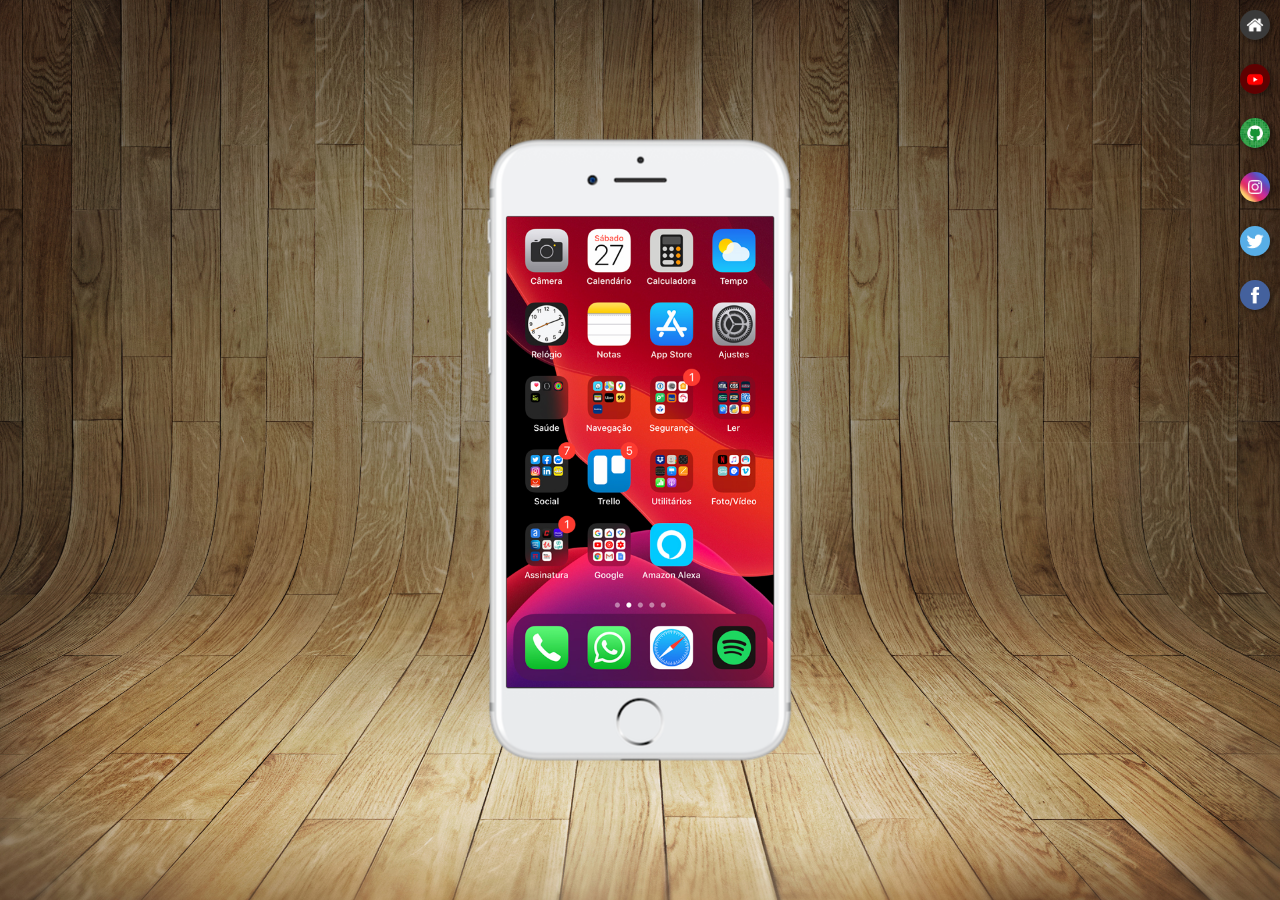
<file: index.html>
<!DOCTYPE html>
<html lang="pt-br">
<head>
    <meta charset="UTF-8">
    <meta name="viewport" content="width=device-width, initial-scale=1.0">
    <link rel="shortcut icon" href="favicon.ico" type="image/x-icon">
    <link rel="stylesheet" href="estilos/style.css">
    <title>Projeto redes sociais</title>
</head>
<body>
    <main>
        <section id="telefone">
            <iframe src="home.html" name="tela" id="tela" frameborder="0">Seu navegador não é compatível</iframe>
        </section>

        <section id="redes">
            <a href="home.html" target="tela"><img src="imagens/logo-home.jpg" alt="Tela inicial"></a><br>
            <a href="youtube.html" target="tela"><img src="imagens/logo-youtube.jpg" alt="Tela Youtube"></a><br>
            <a href="github.html" target="tela"><img src="imagens/logo-github.jpg" alt="Tela Github"></a><br>
            <a href="instagram.html" target="tela"><img src="imagens/logo-instagram.jpg" alt="Tela Instagram"></a><br>
            <a href="twitter.html" target="tela"><img src="imagens/logo-twitter.jpg" alt="Tela Twitter"></a><br>
            <a href="facebook.html" target="tela"><img src="imagens/logo-facebook.jpg" alt="Tela Facebook"></a>
        </section>
    </main>
    
</body>
</html>
</file>
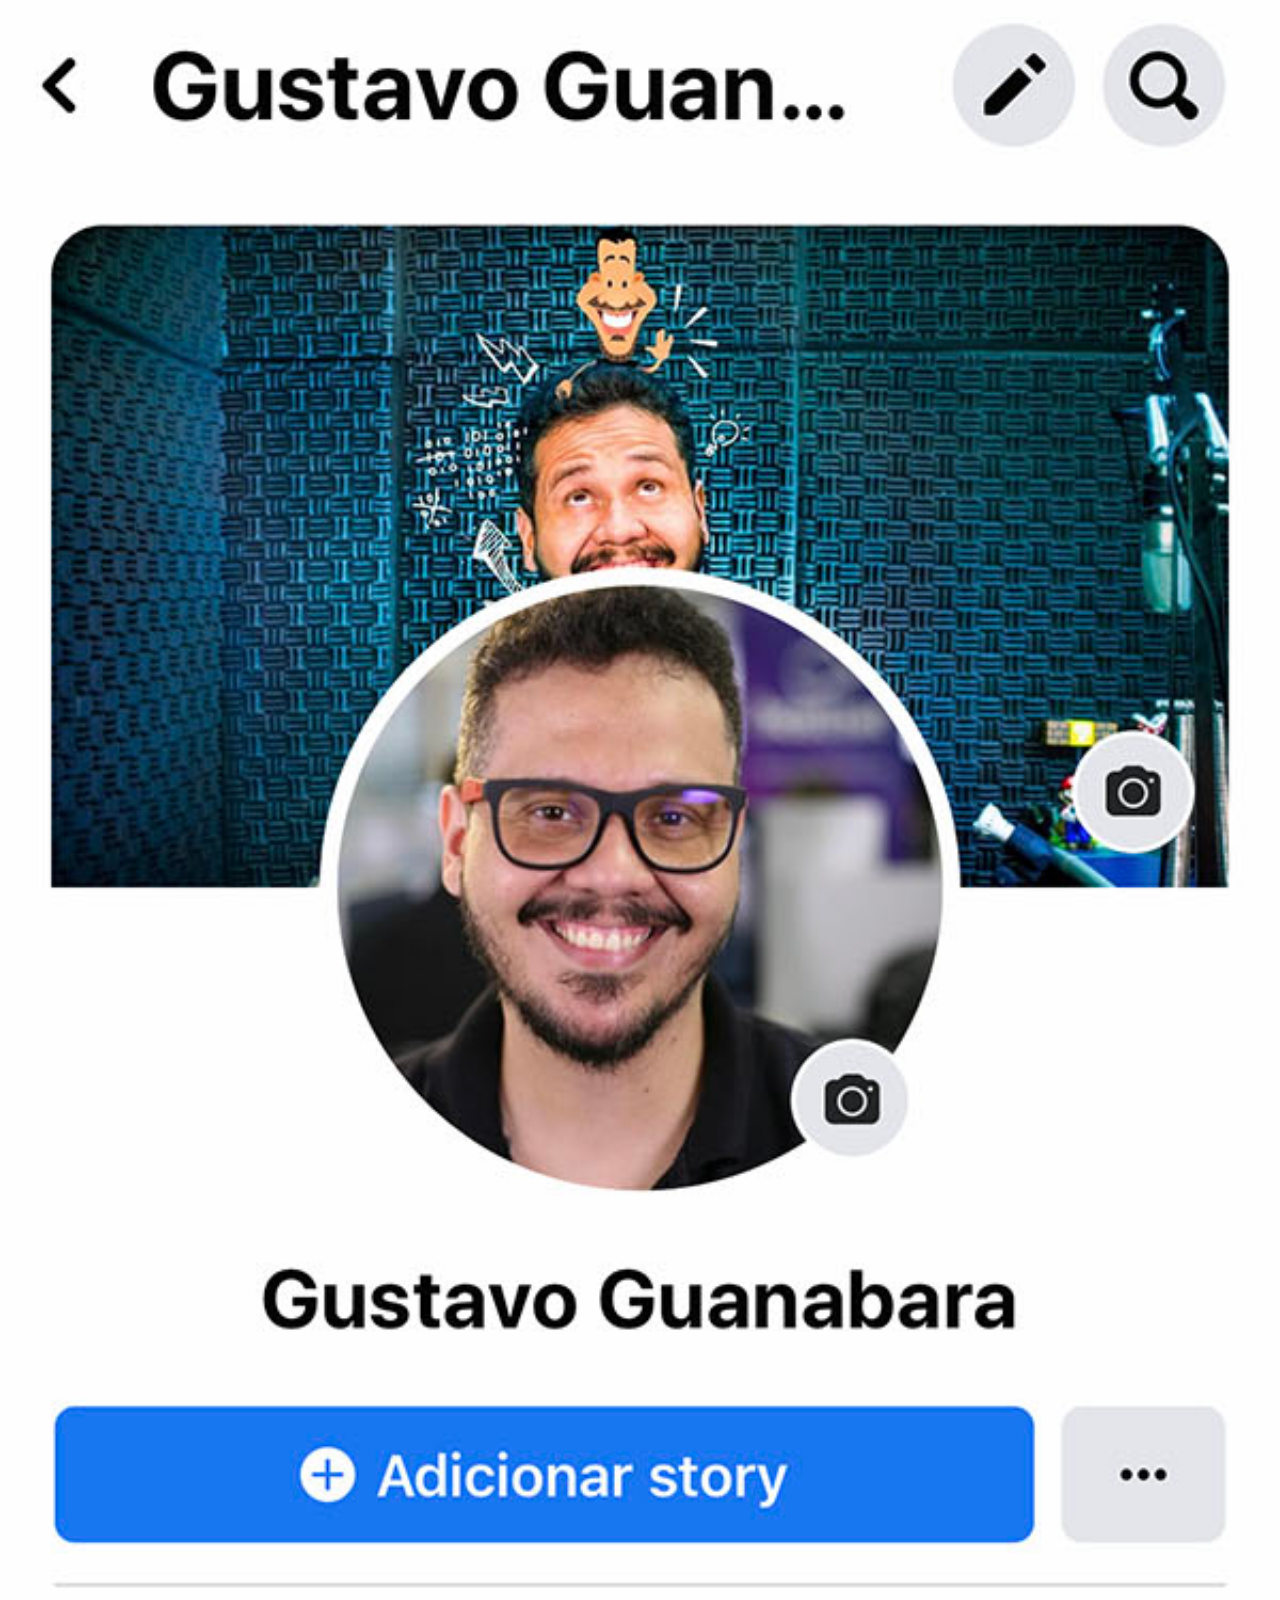
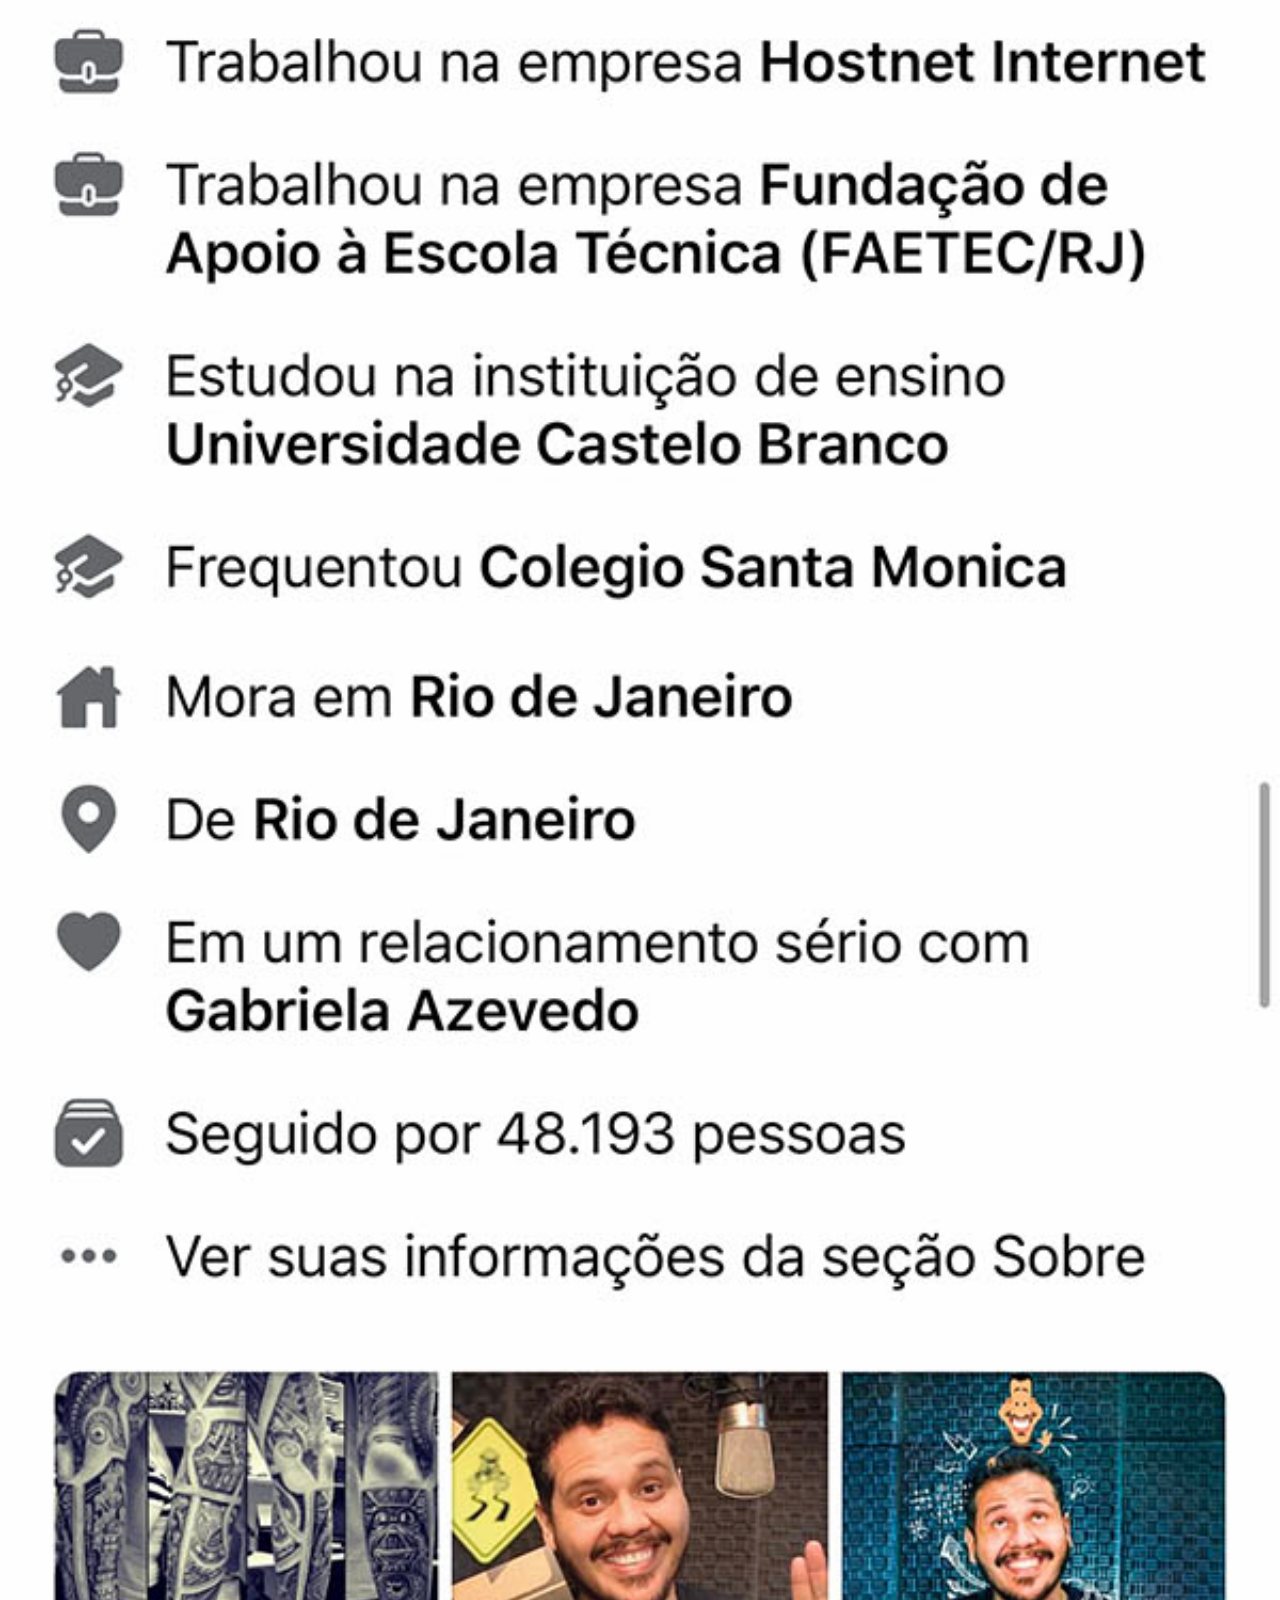
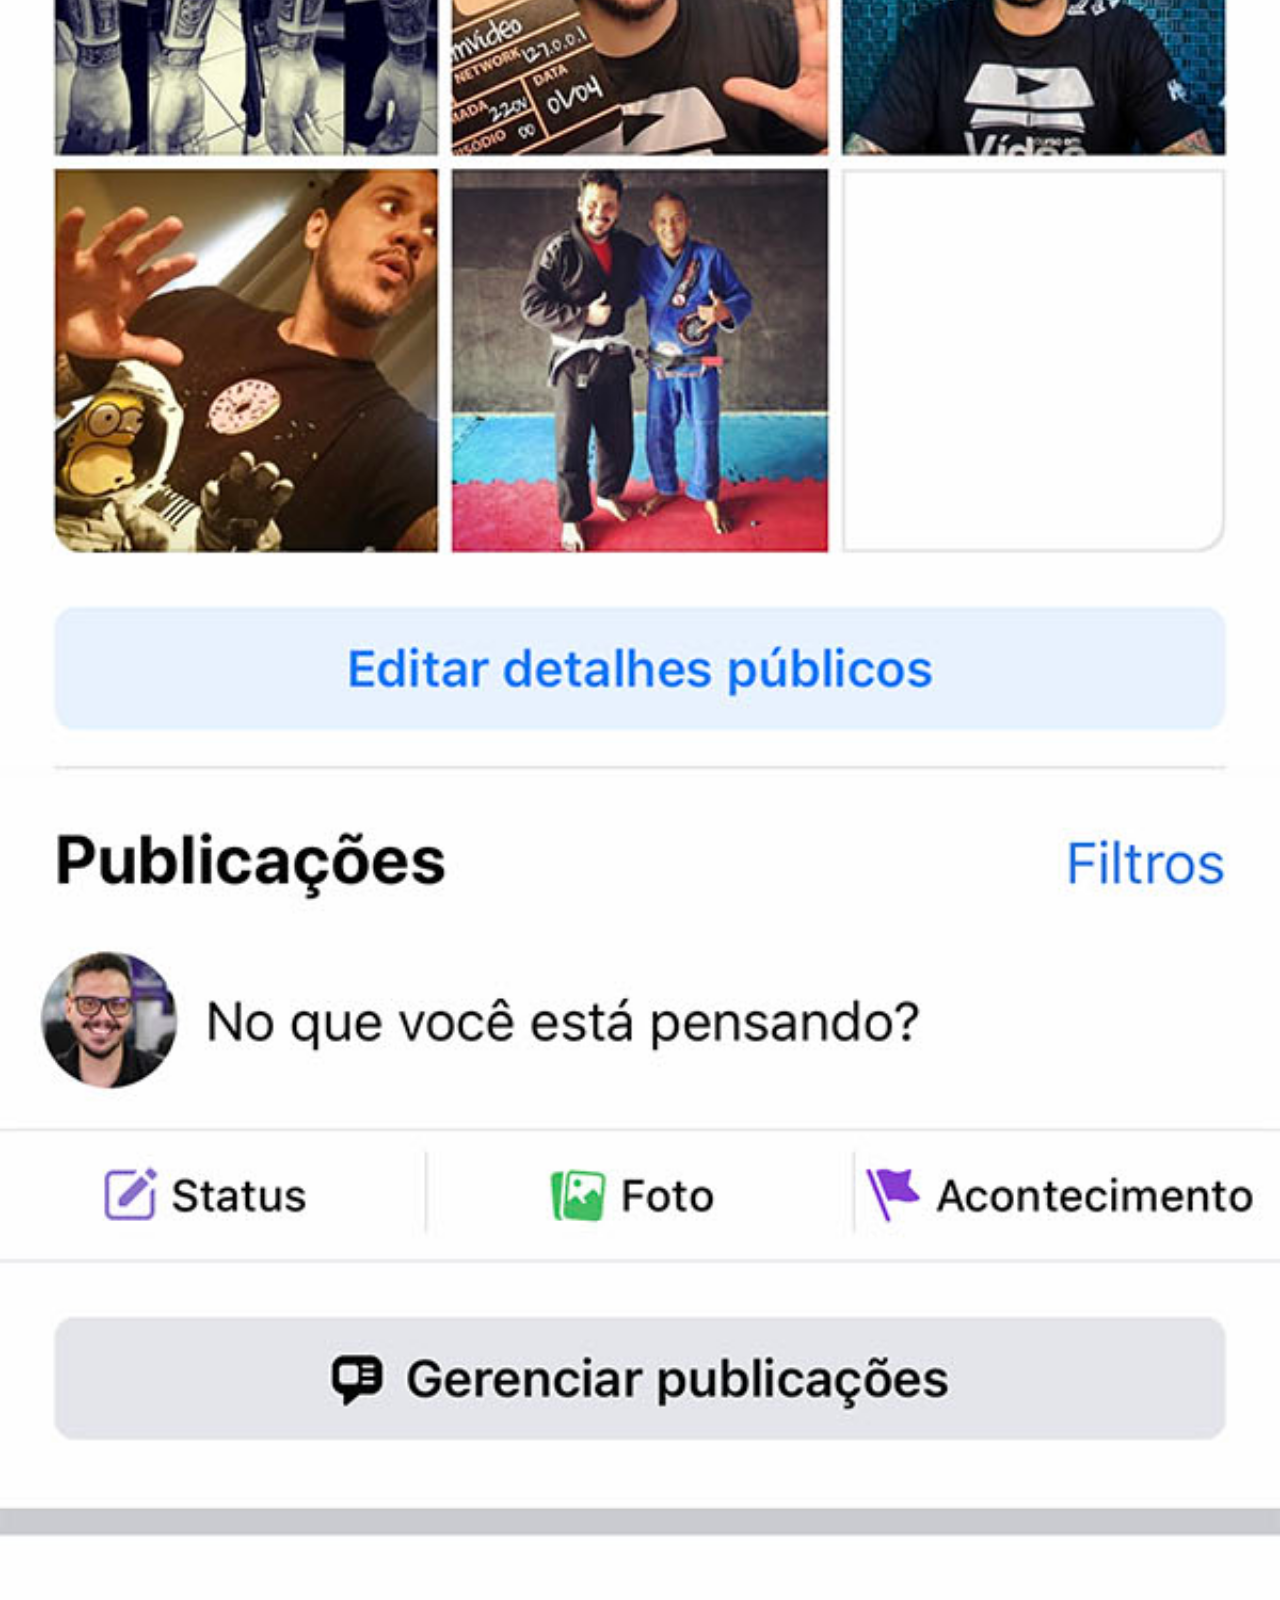
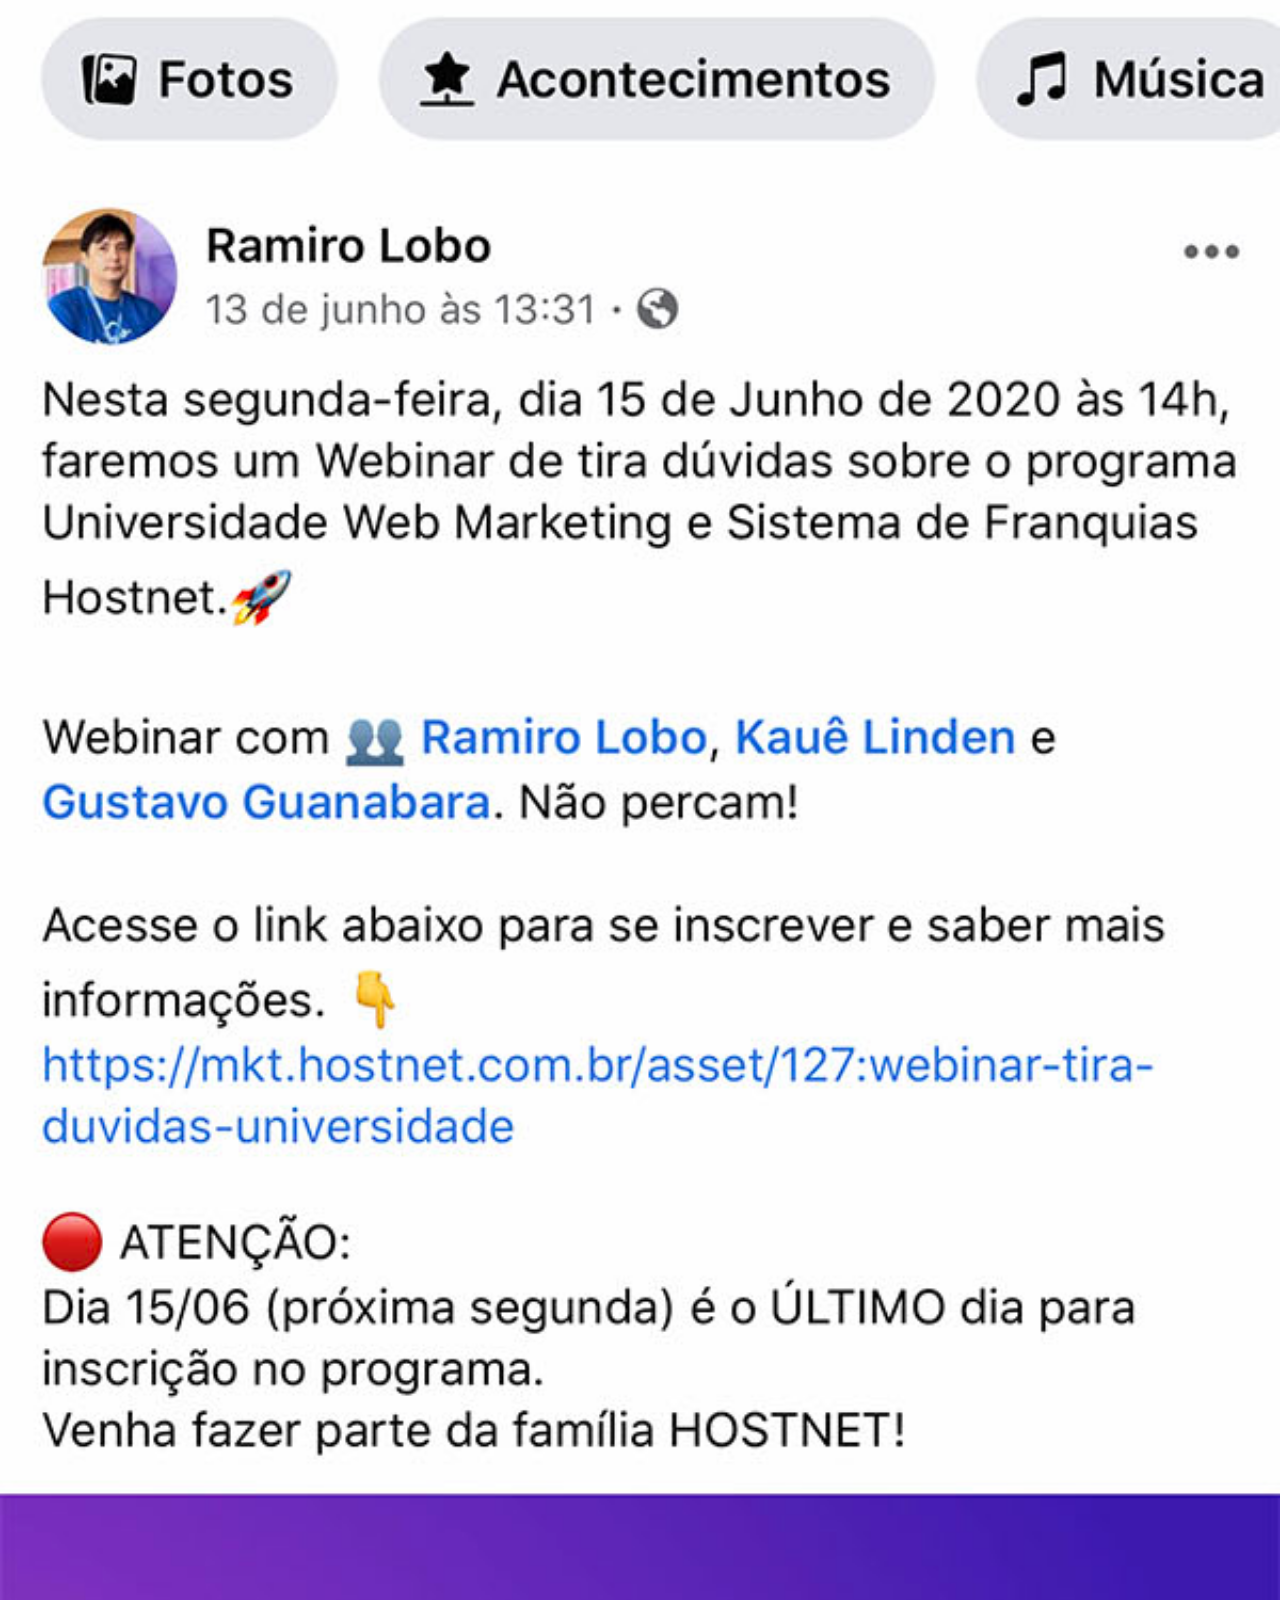
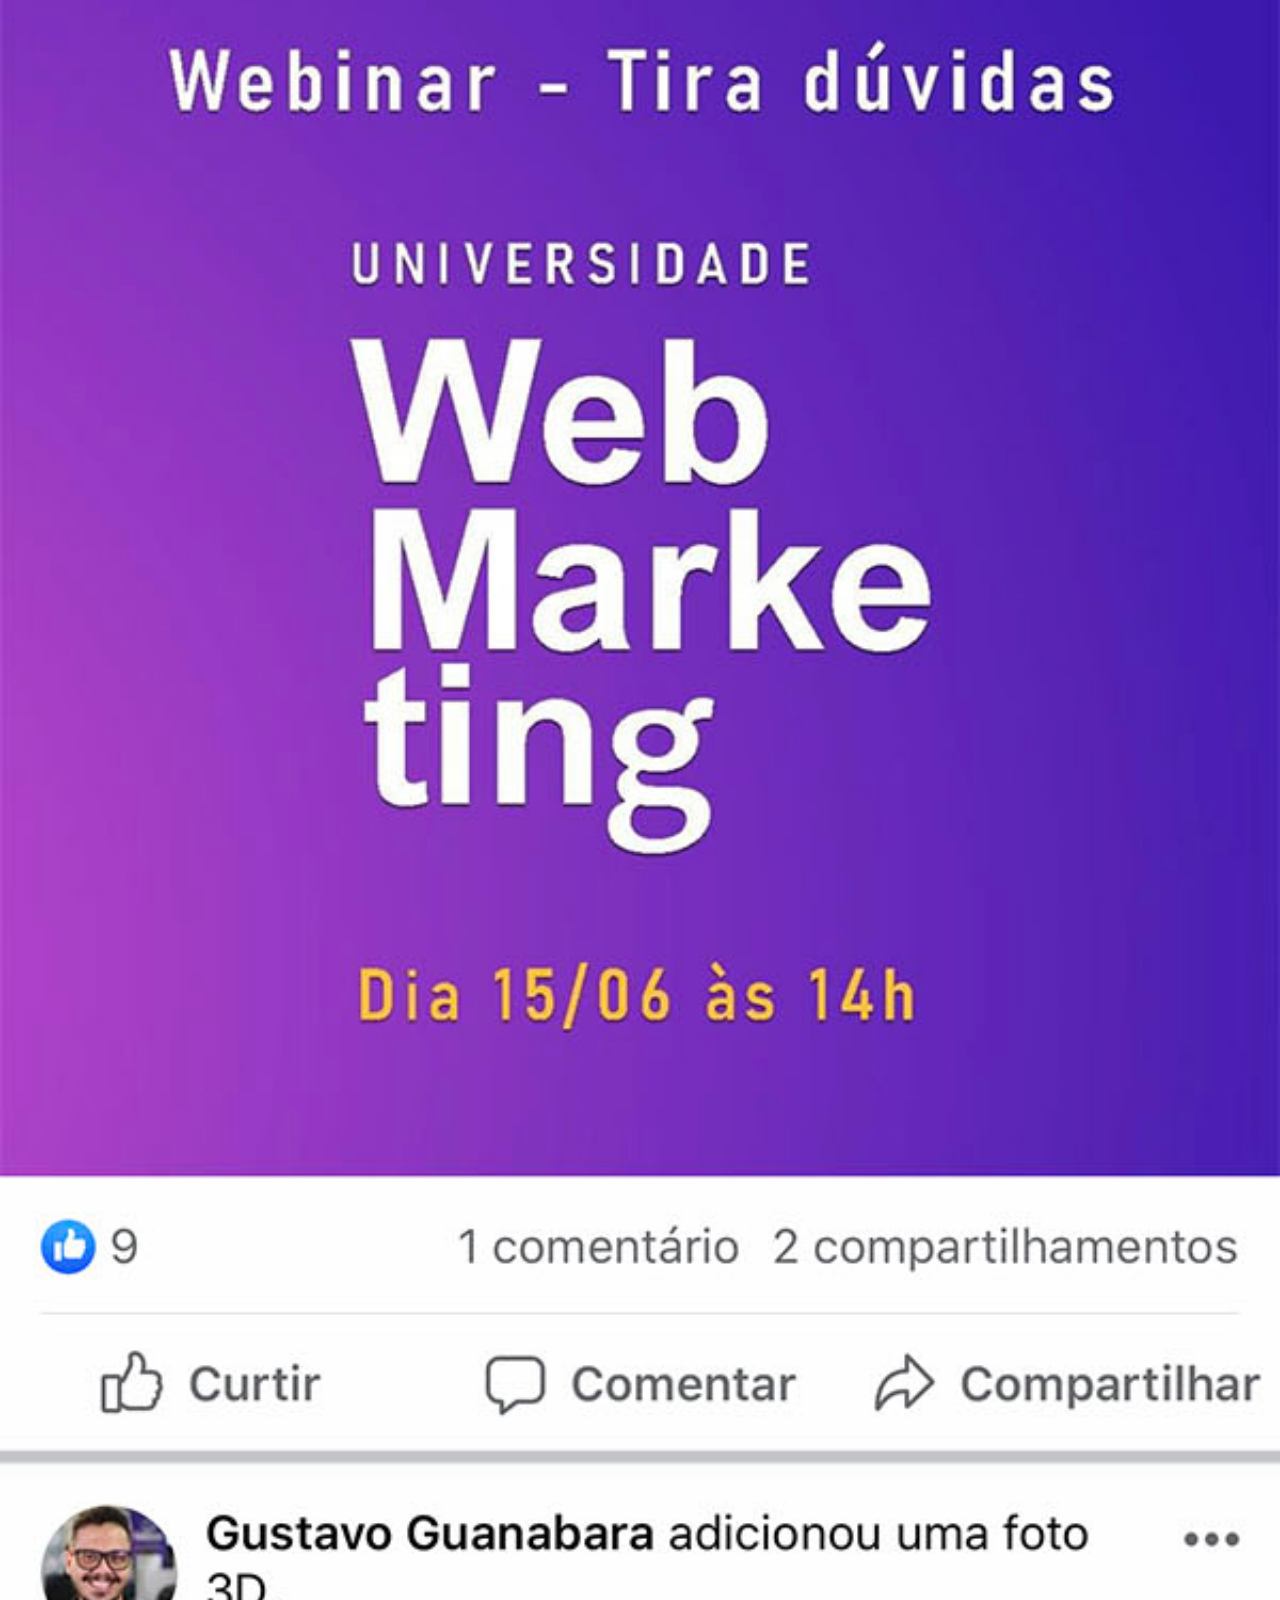
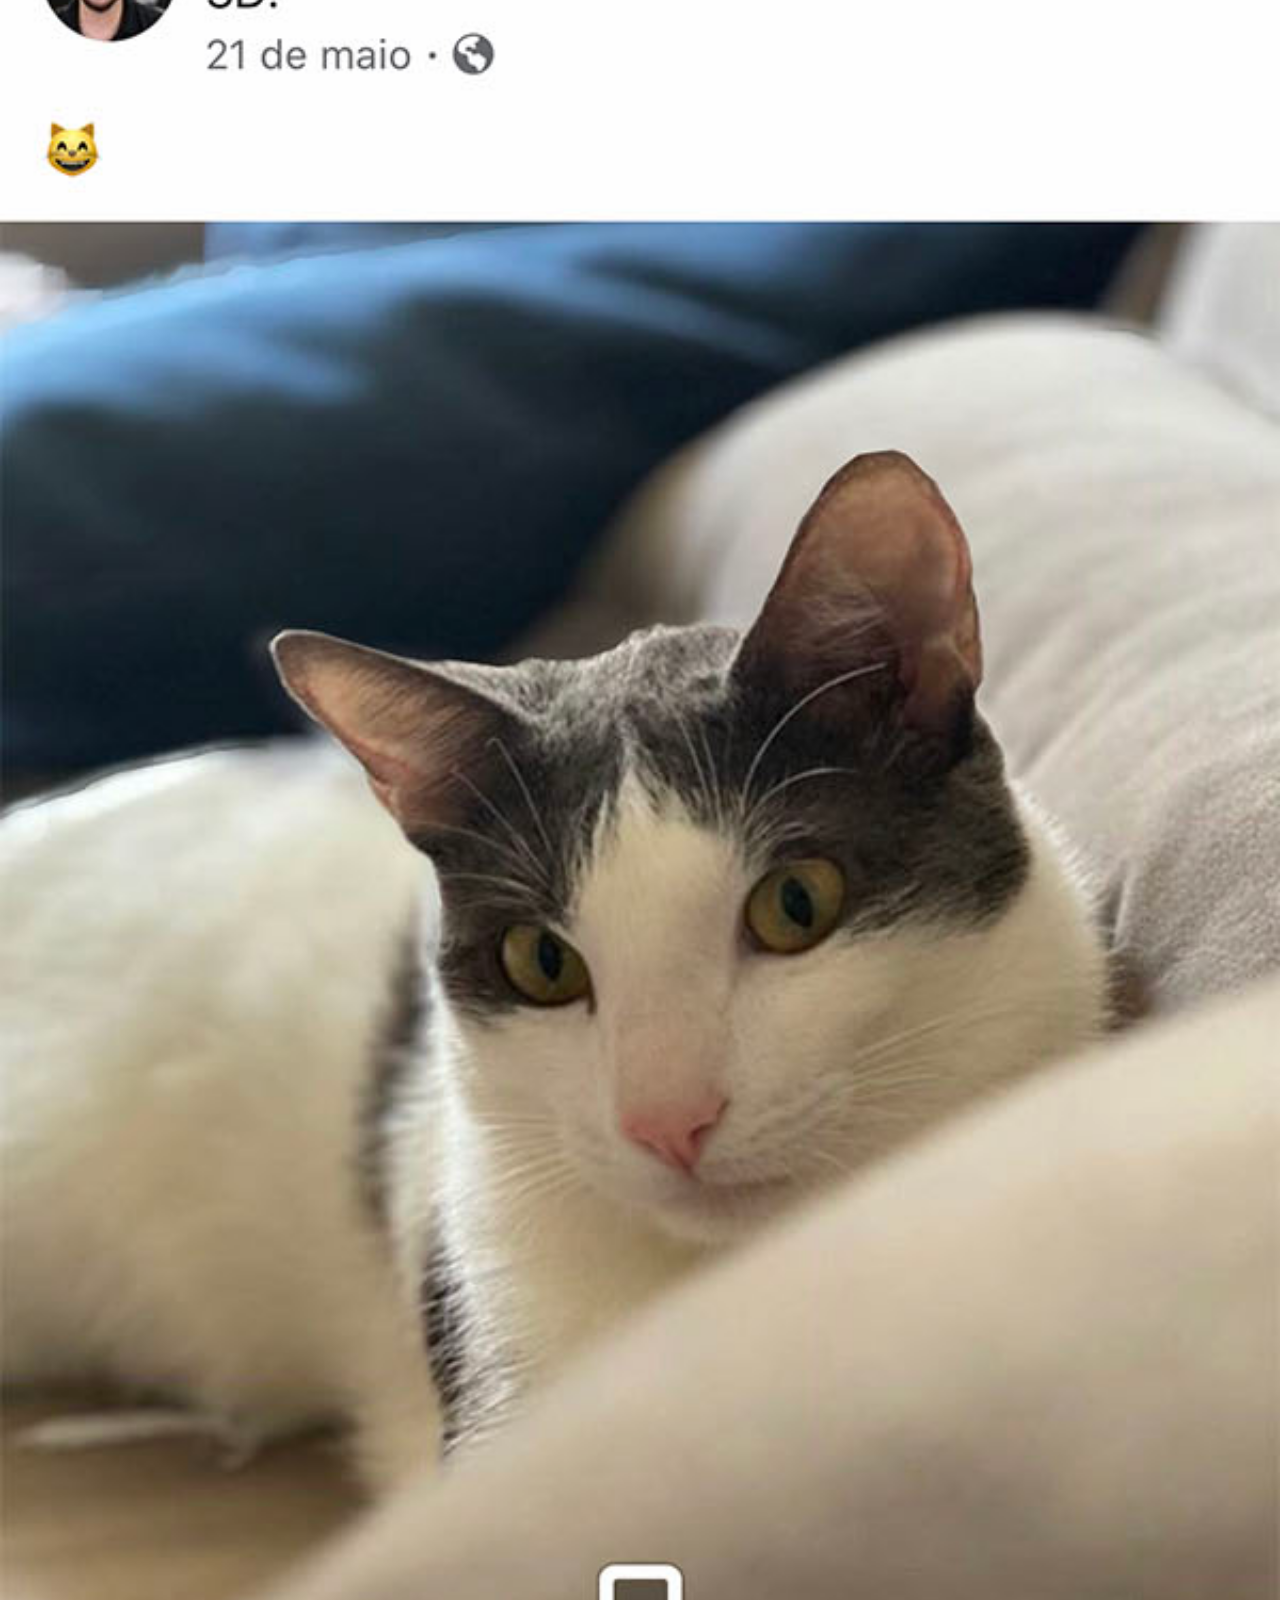
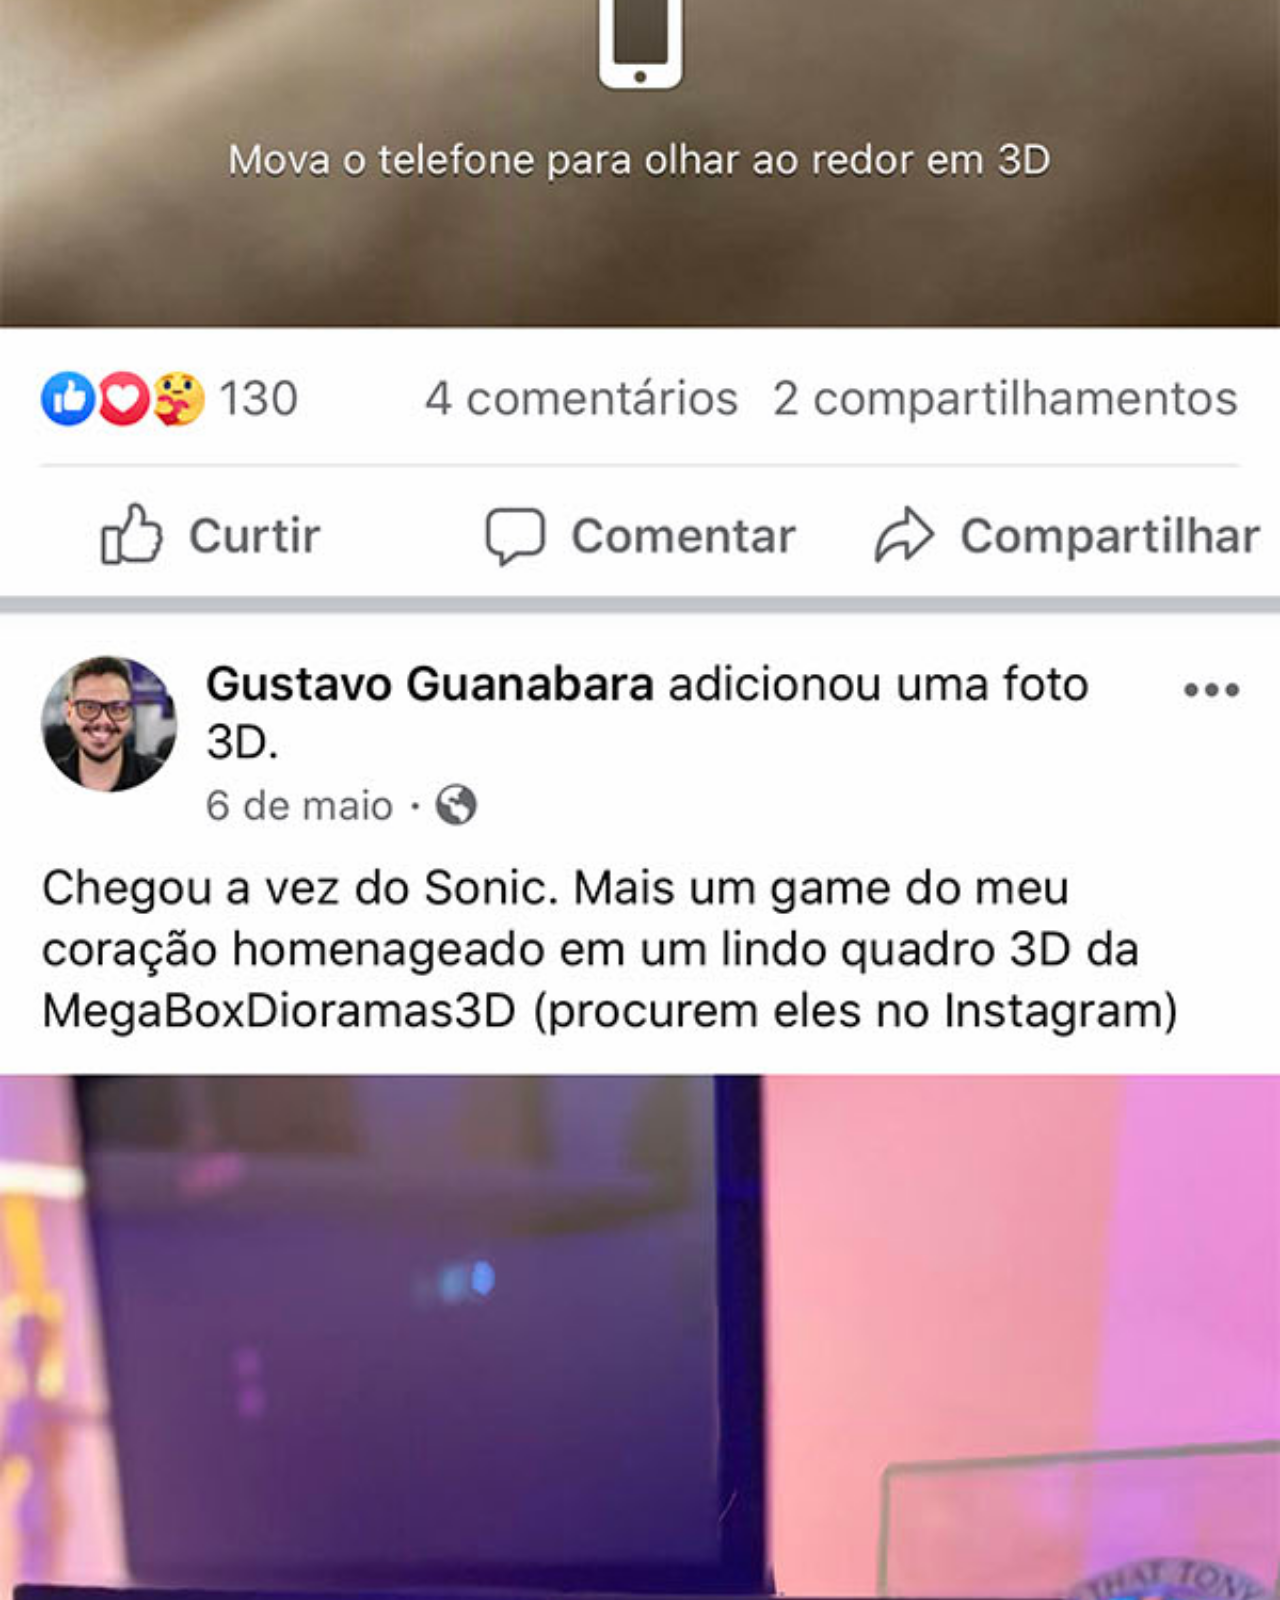
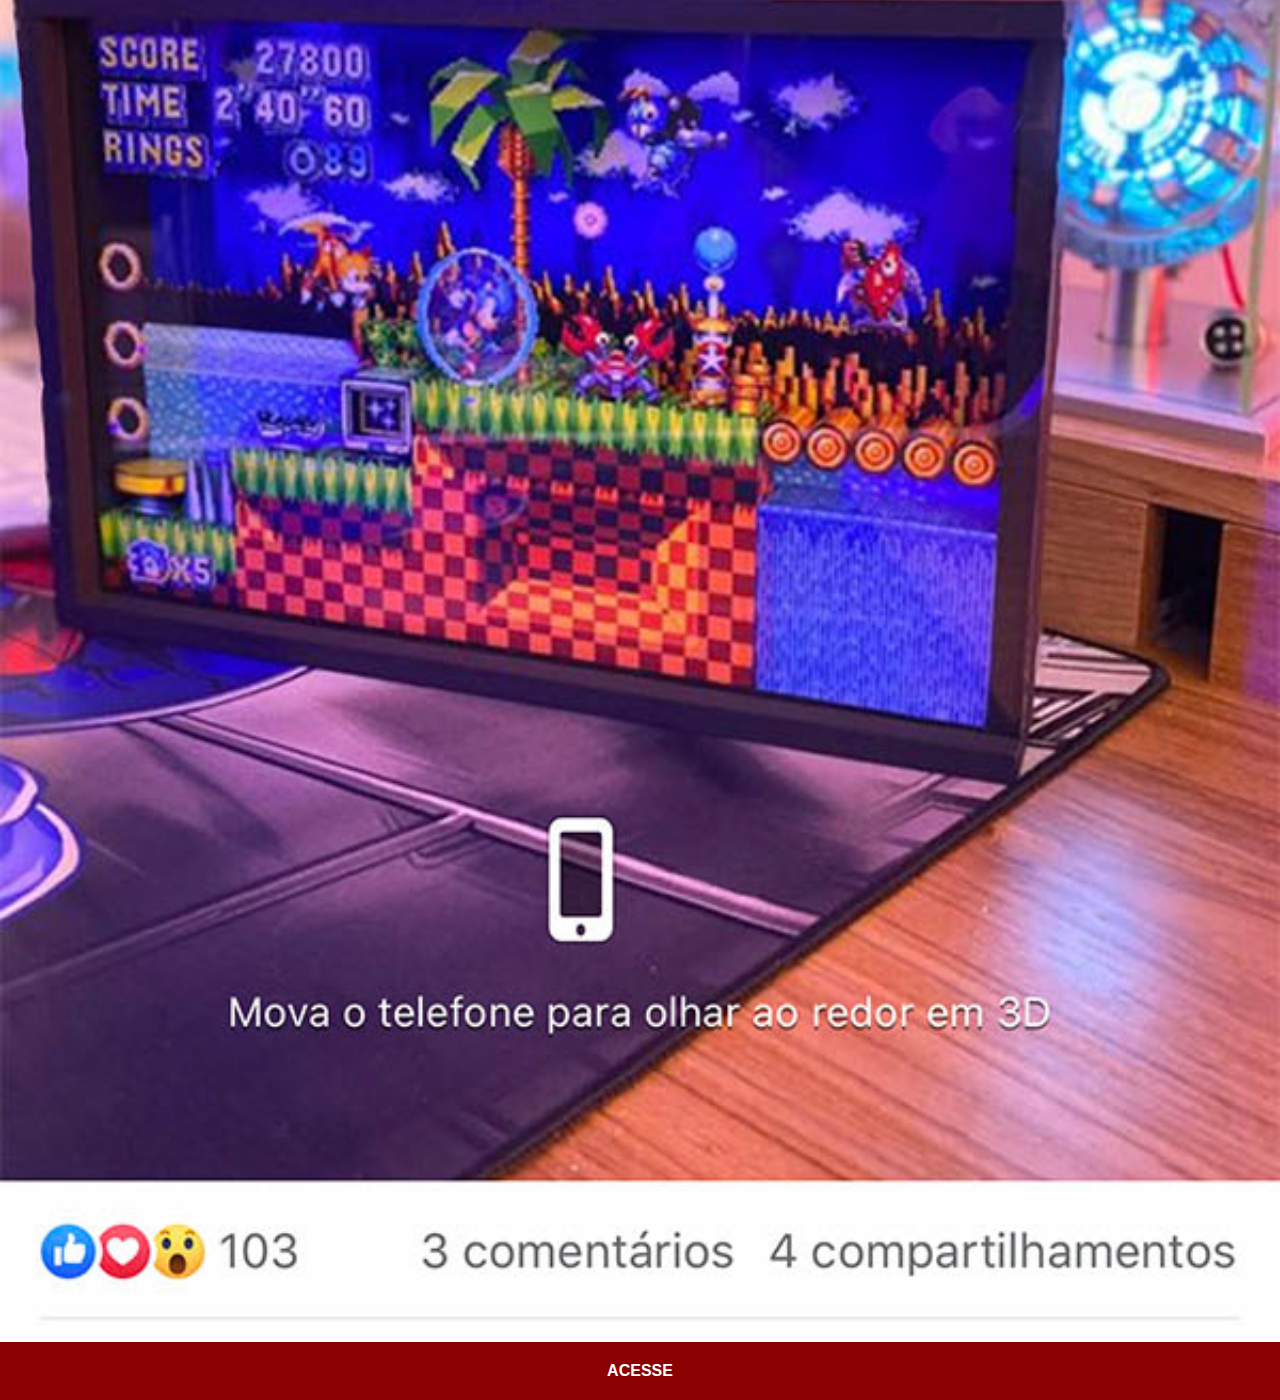
<file: facebook.html>
<!DOCTYPE html>
<html lang="pt-br">
<head>
    <meta charset="UTF-8">
    <meta name="viewport" content="width=device-width, initial-scale=1.0">
    <link rel="stylesheet" href="estilos/social.css">
    <title>Facebook</title>
</head>
<body>
    <img src="imagens/tela-facebook.jpg" alt="Facebook">
    <a href="https://www.facebook.com/?locale=pt_BR/" target="_blank">ACESSE</a>
</body>
</html>
</file>
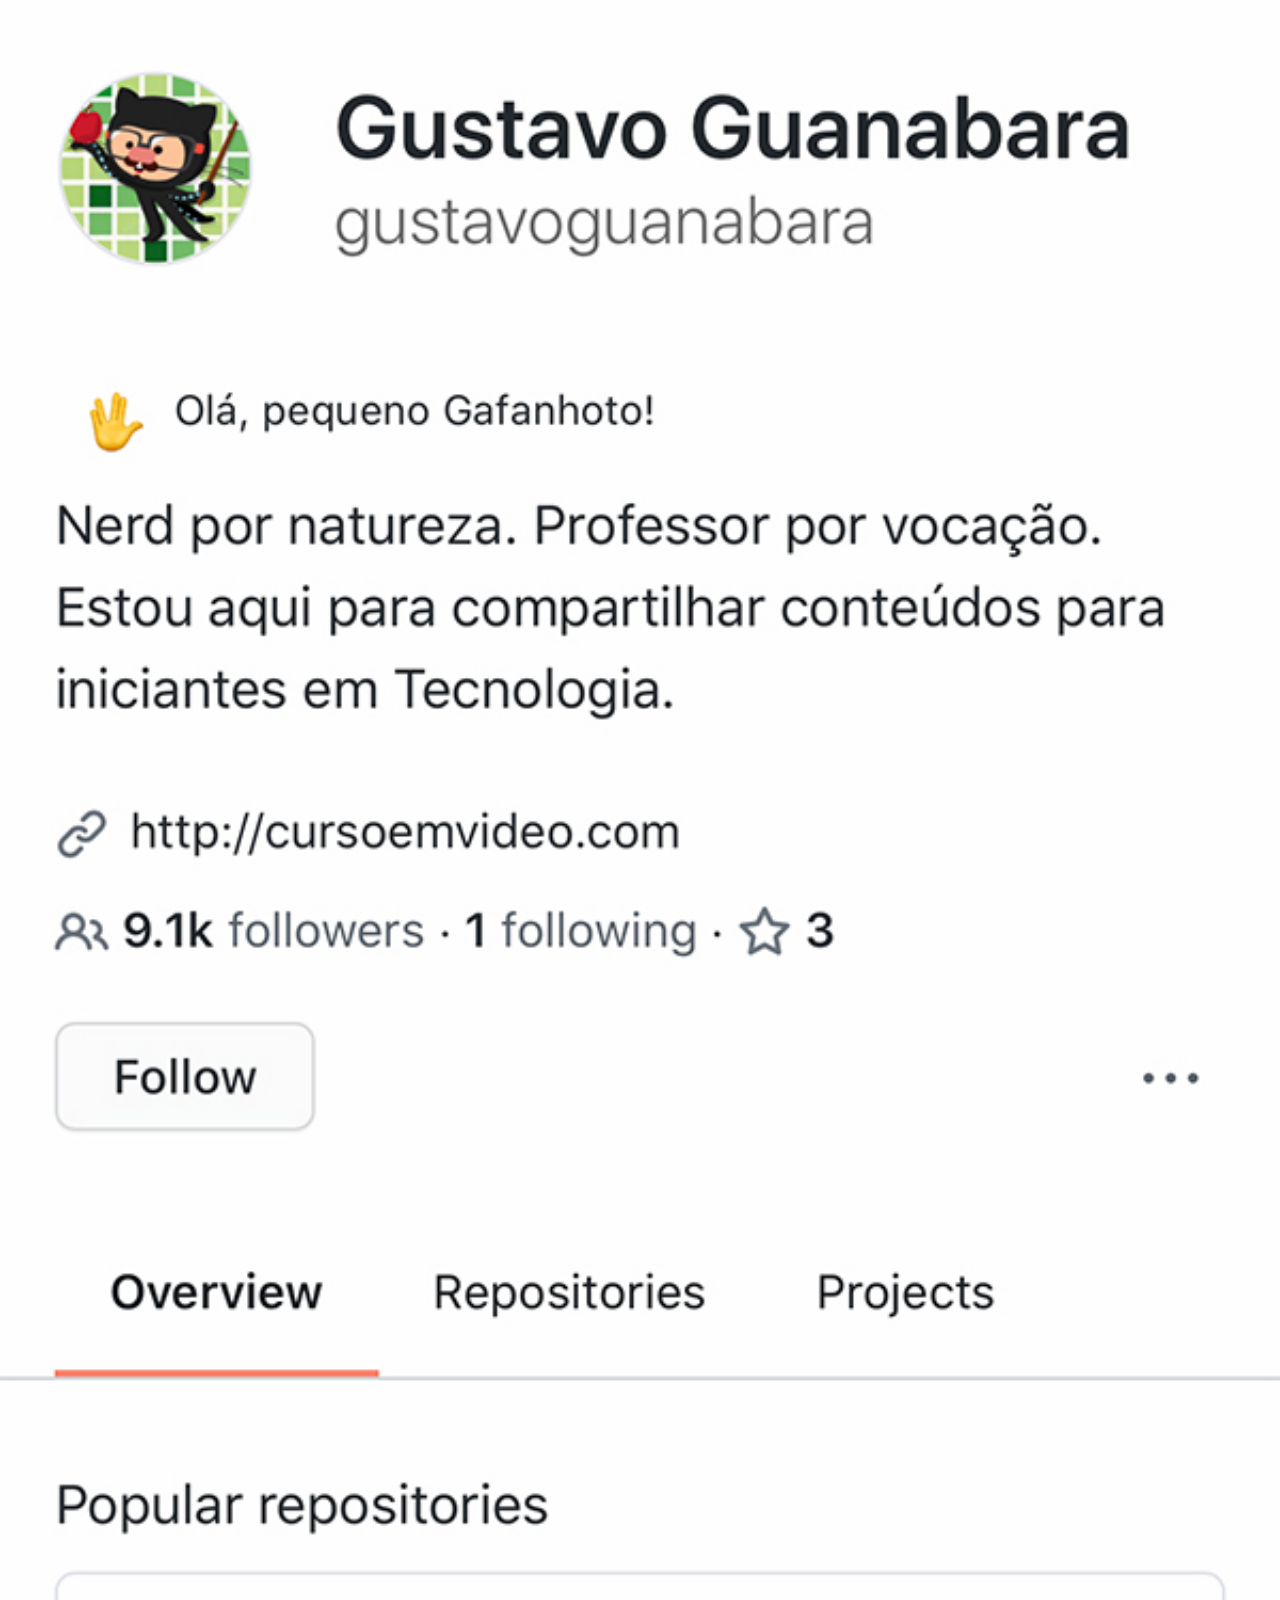
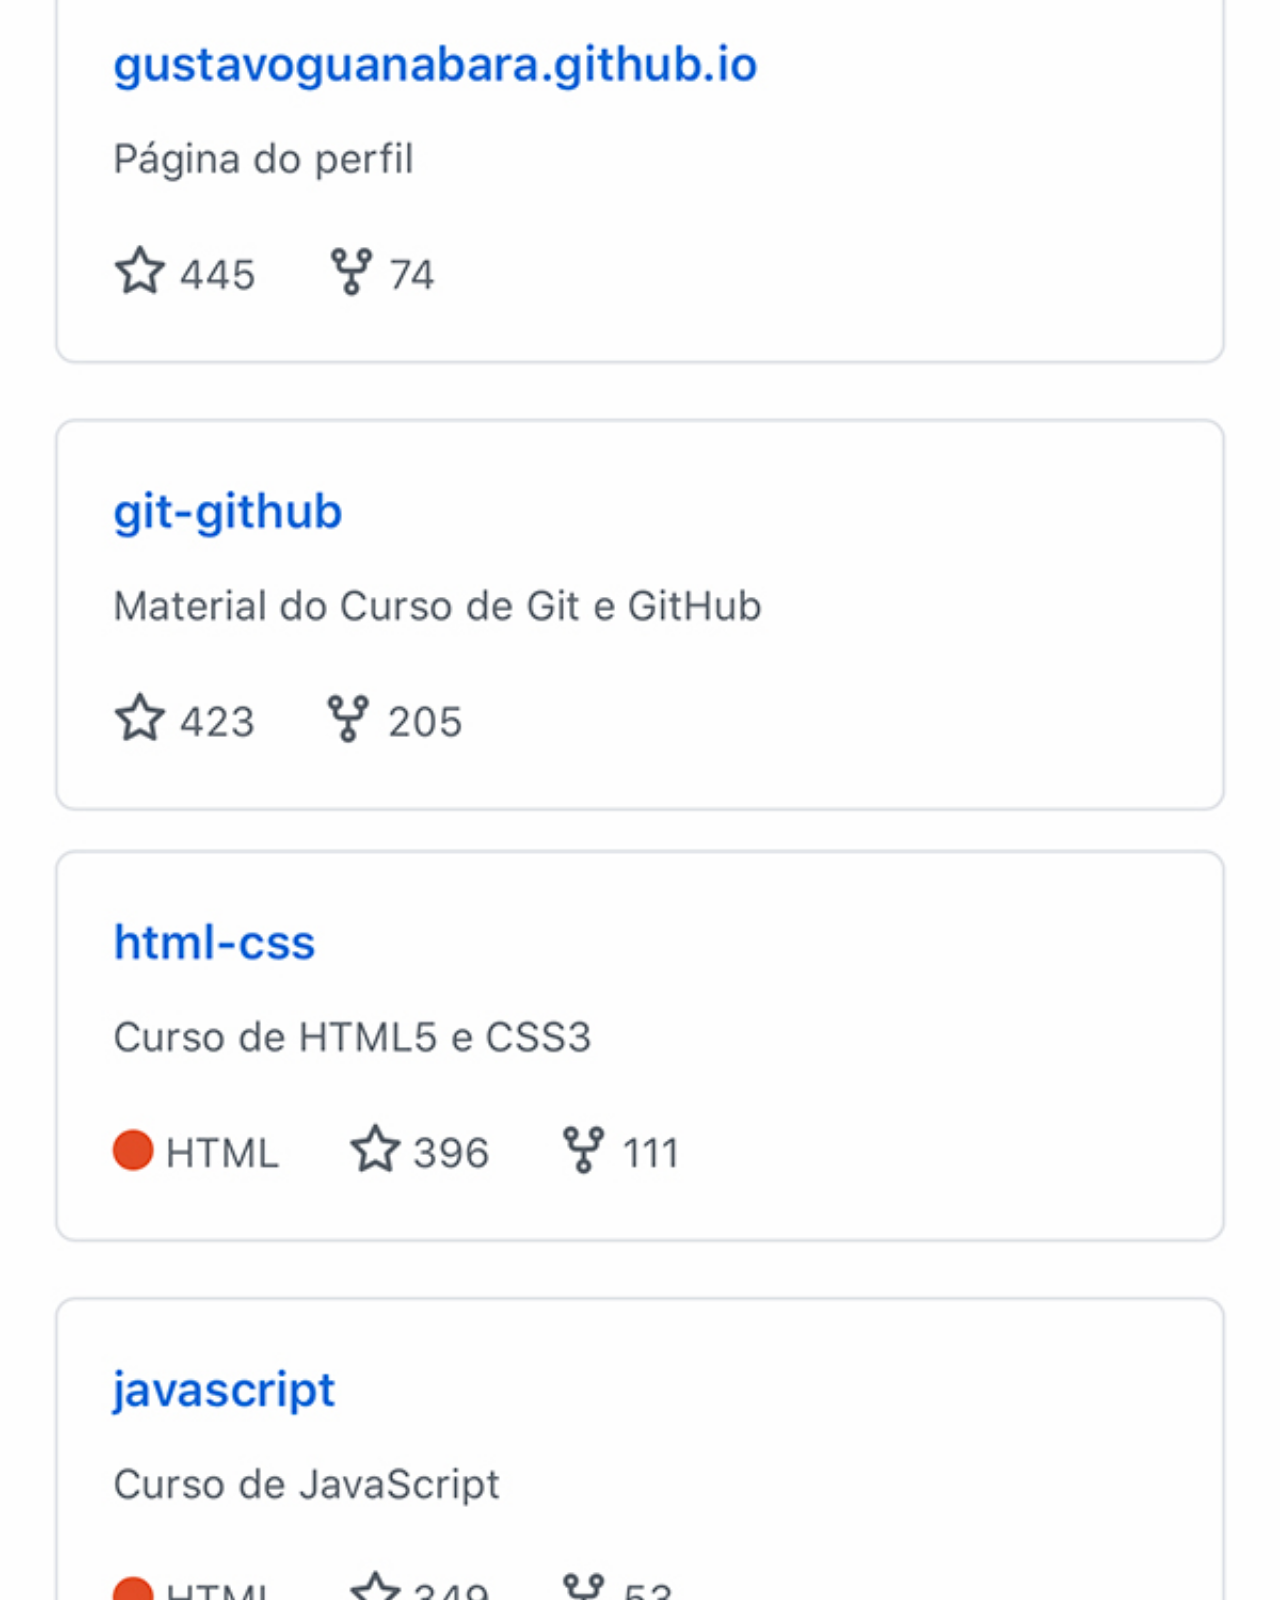
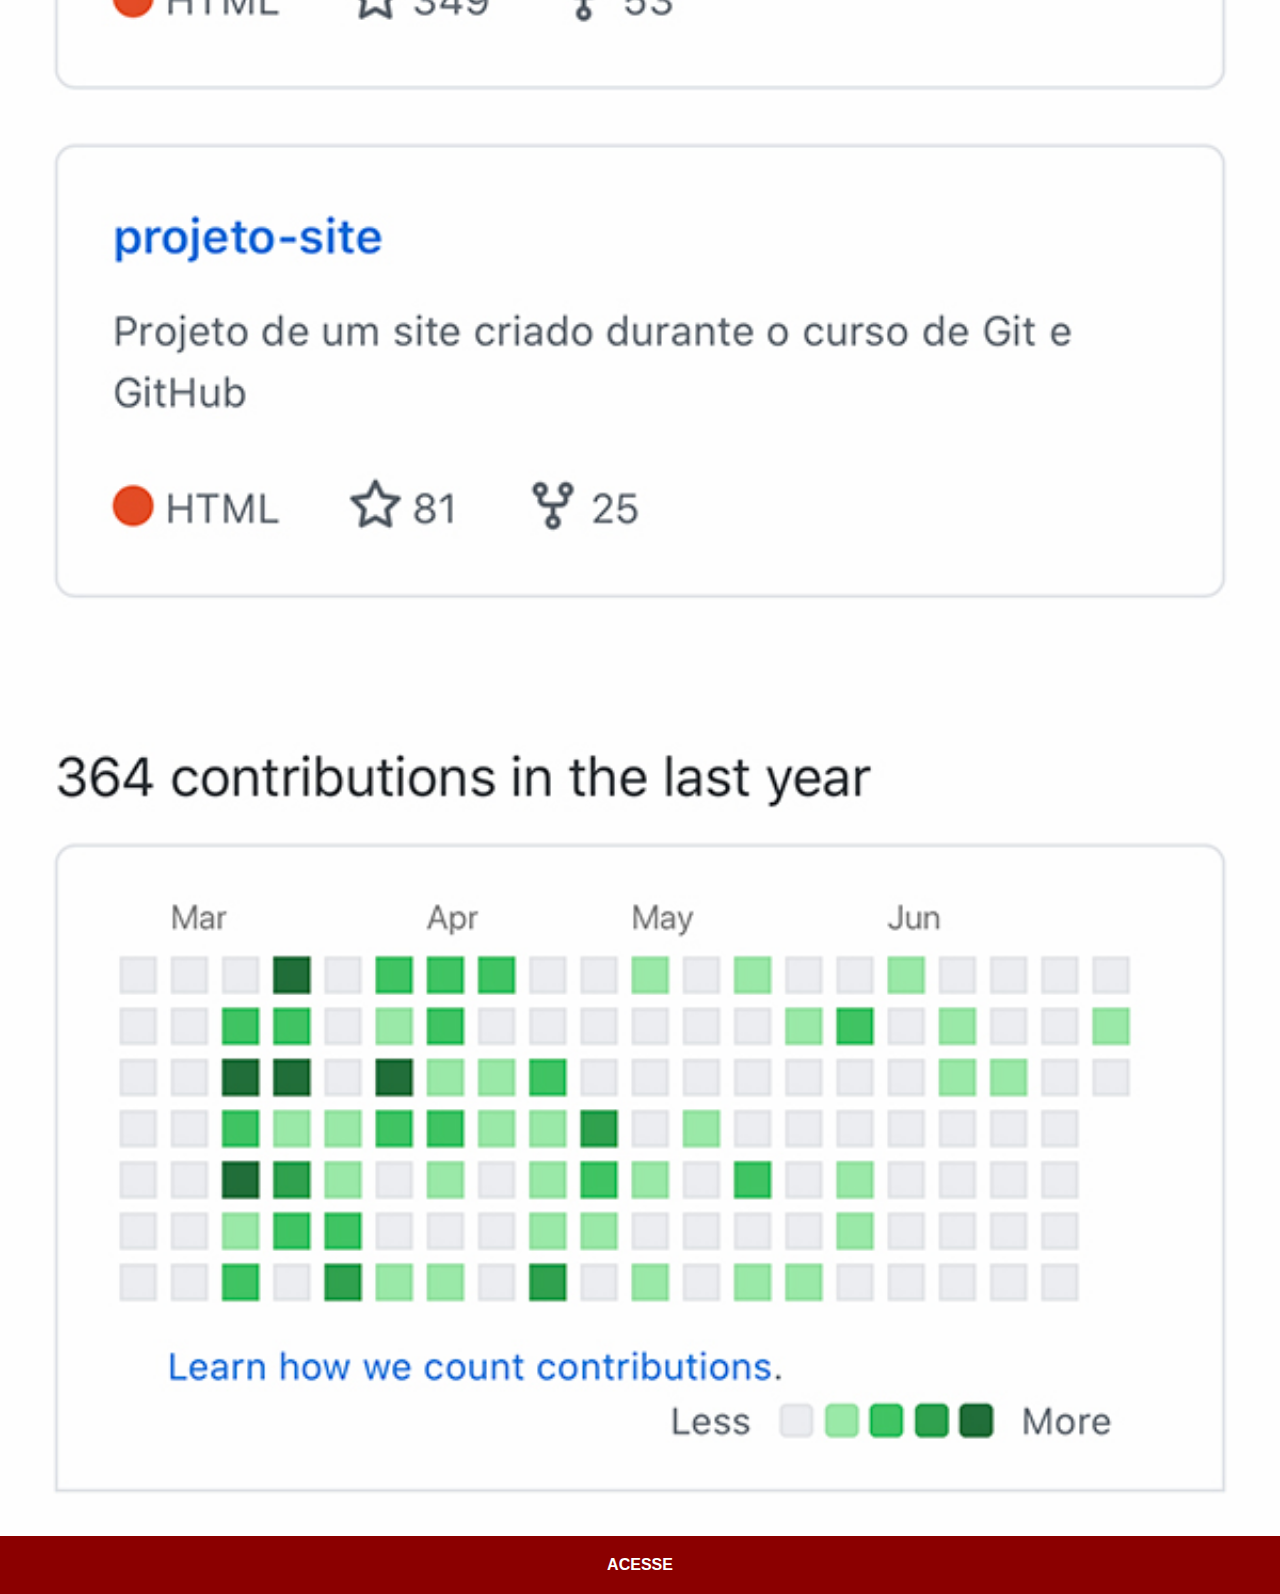
<file: github.html>
<!DOCTYPE html>
<html lang="pt-br">
<head>
    <meta charset="UTF-8">
    <meta name="viewport" content="width=device-width, initial-scale=1.0">
    <link rel="stylesheet" href="estilos/social.css">
    <title>Github</title>
</head>
<body>
    <img src="imagens/tela-github.jpg" alt="Github">
    <a href="https://github.com/LucasdeLima1" target="_blank">ACESSE</a>
</body>
</html>
</file>
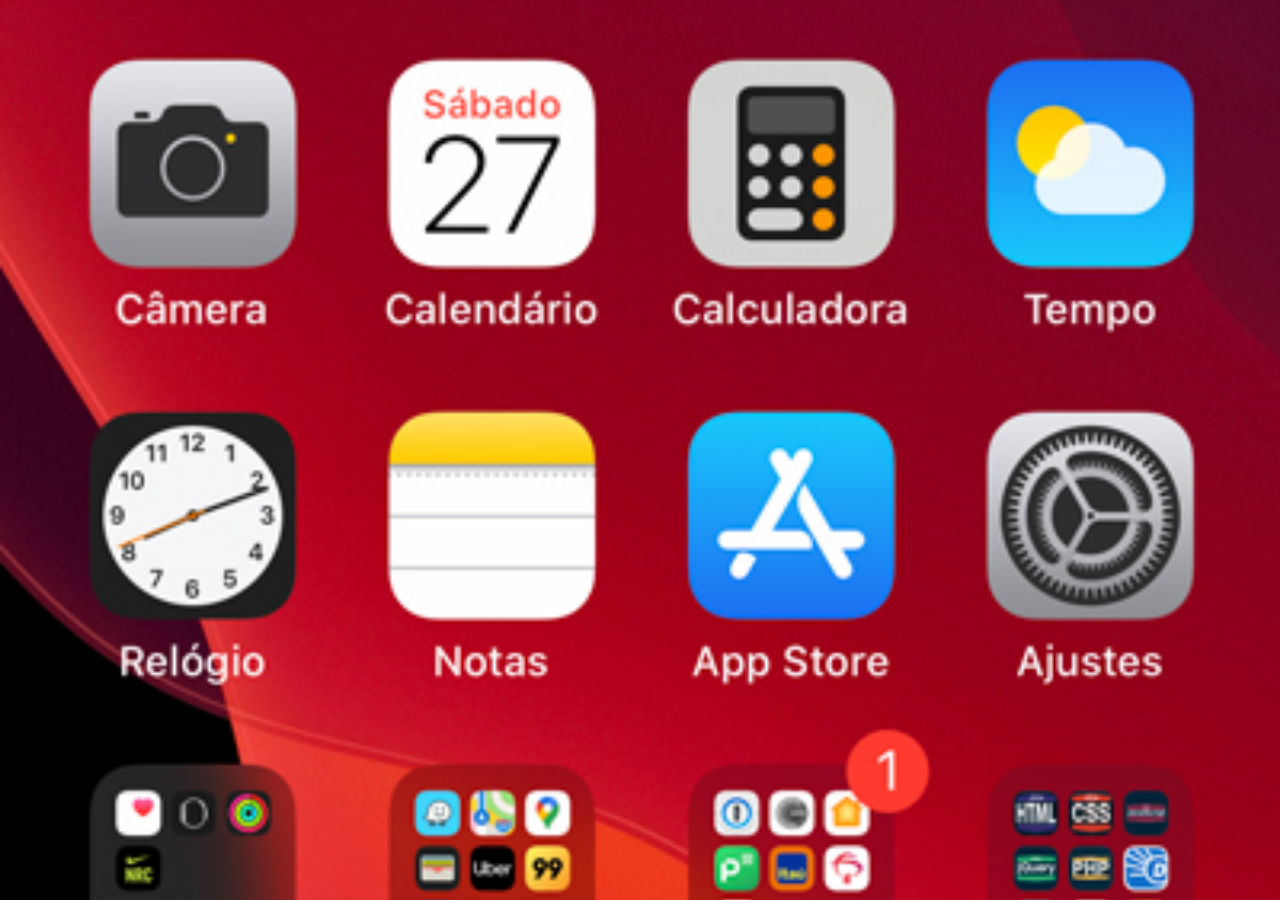
<file: home.html>
<!DOCTYPE html>
<html lang="pt-br">
<head>
    <meta charset="UTF-8">
    <meta name="viewport" content="width=device-width, initial-scale=1.0">
    <title>Document</title>
    <style>
        * {
            margin: 0px;
            padding: 0px;
        }
        body {
            width: 100vw;
            height: 100vh;
            background: black url('imagens/tela-home.jpg') no-repeat top center;
            background-size: cover;
        }
    </style>
</head>
<body>
    
</body>
</html>
</file>
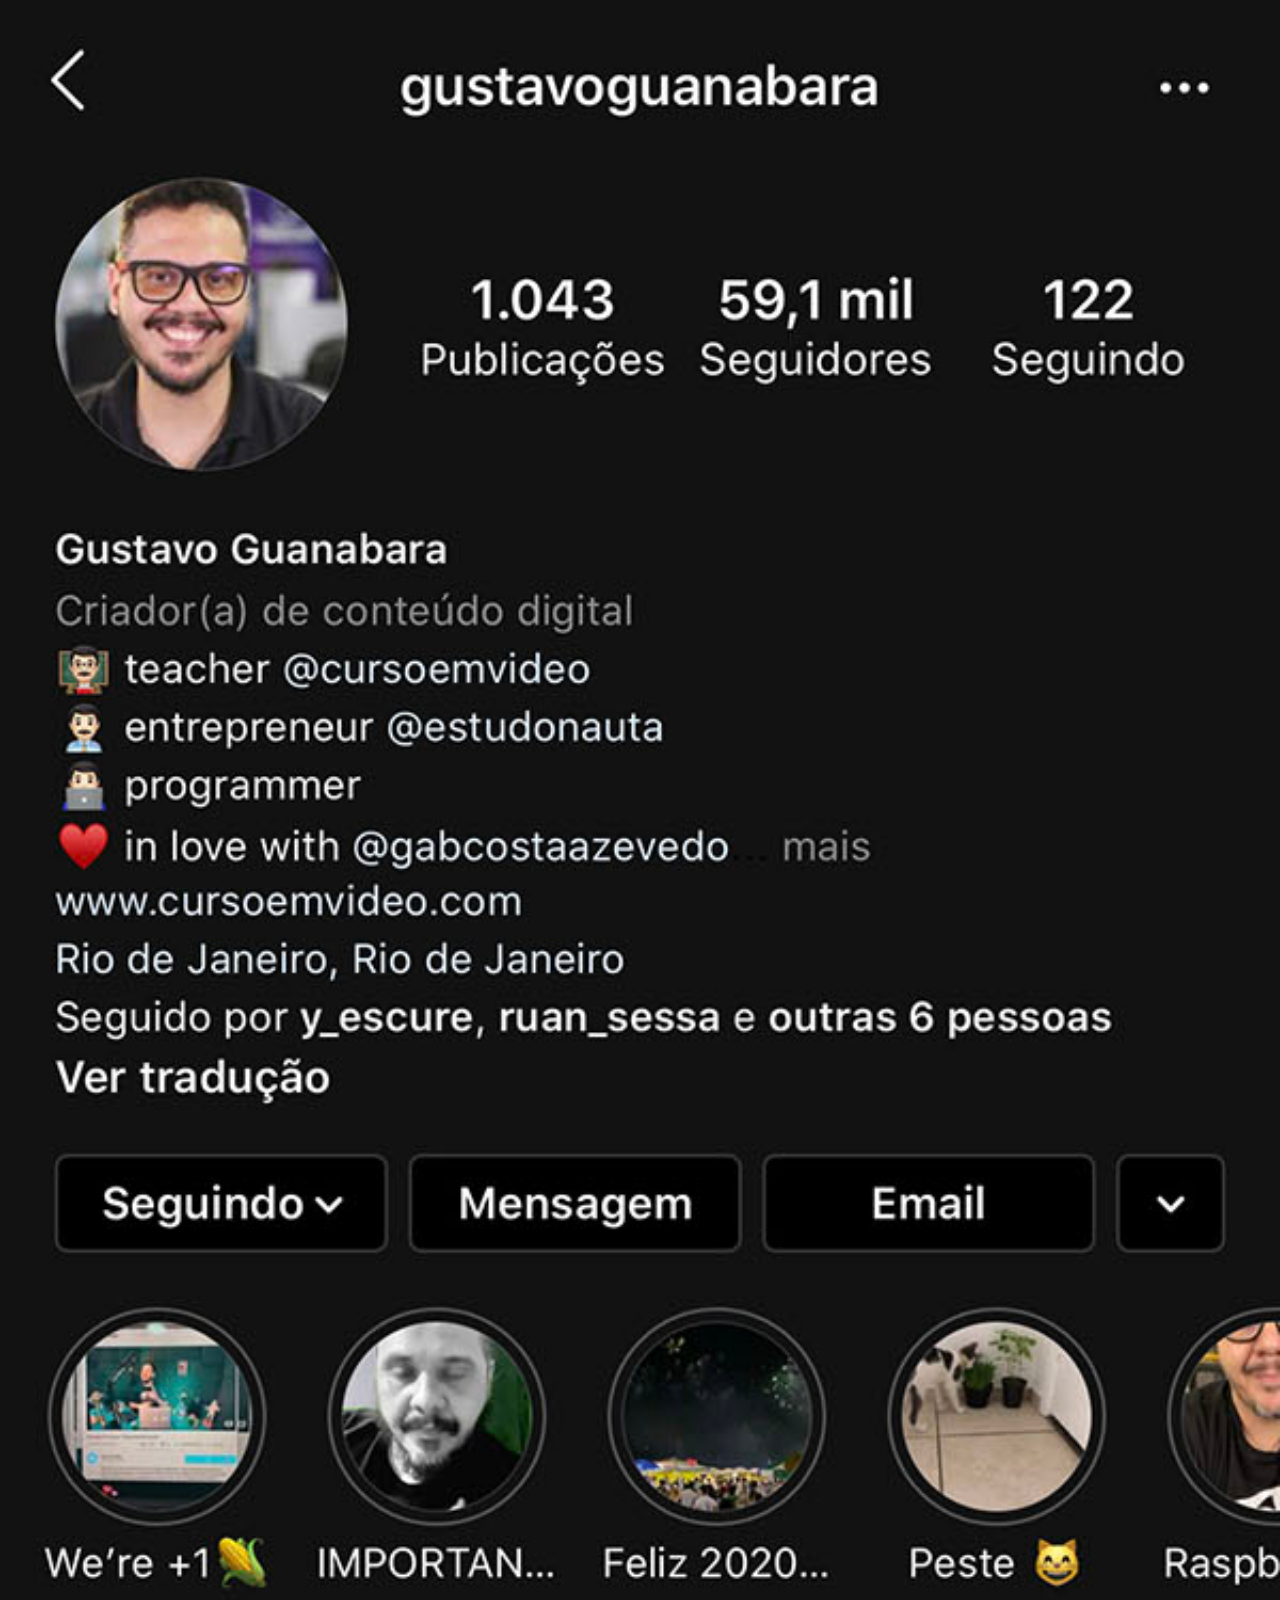
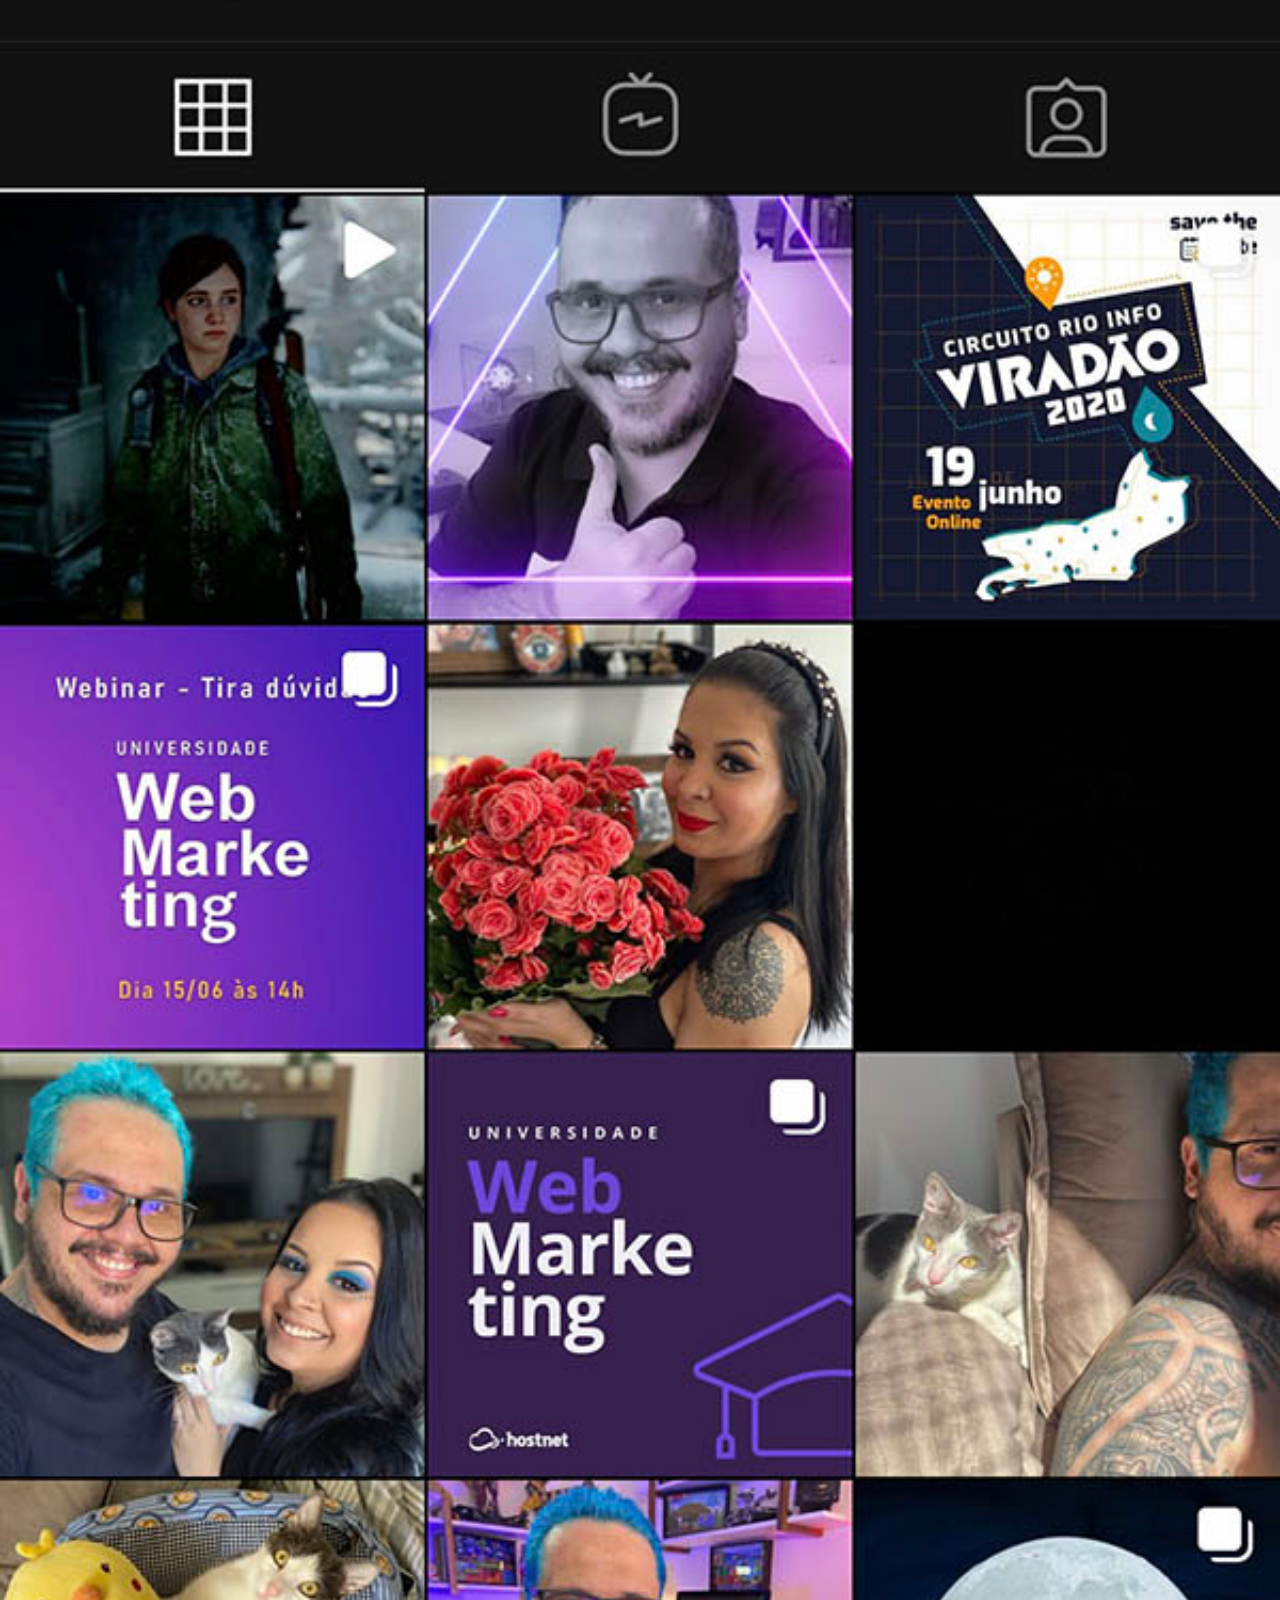
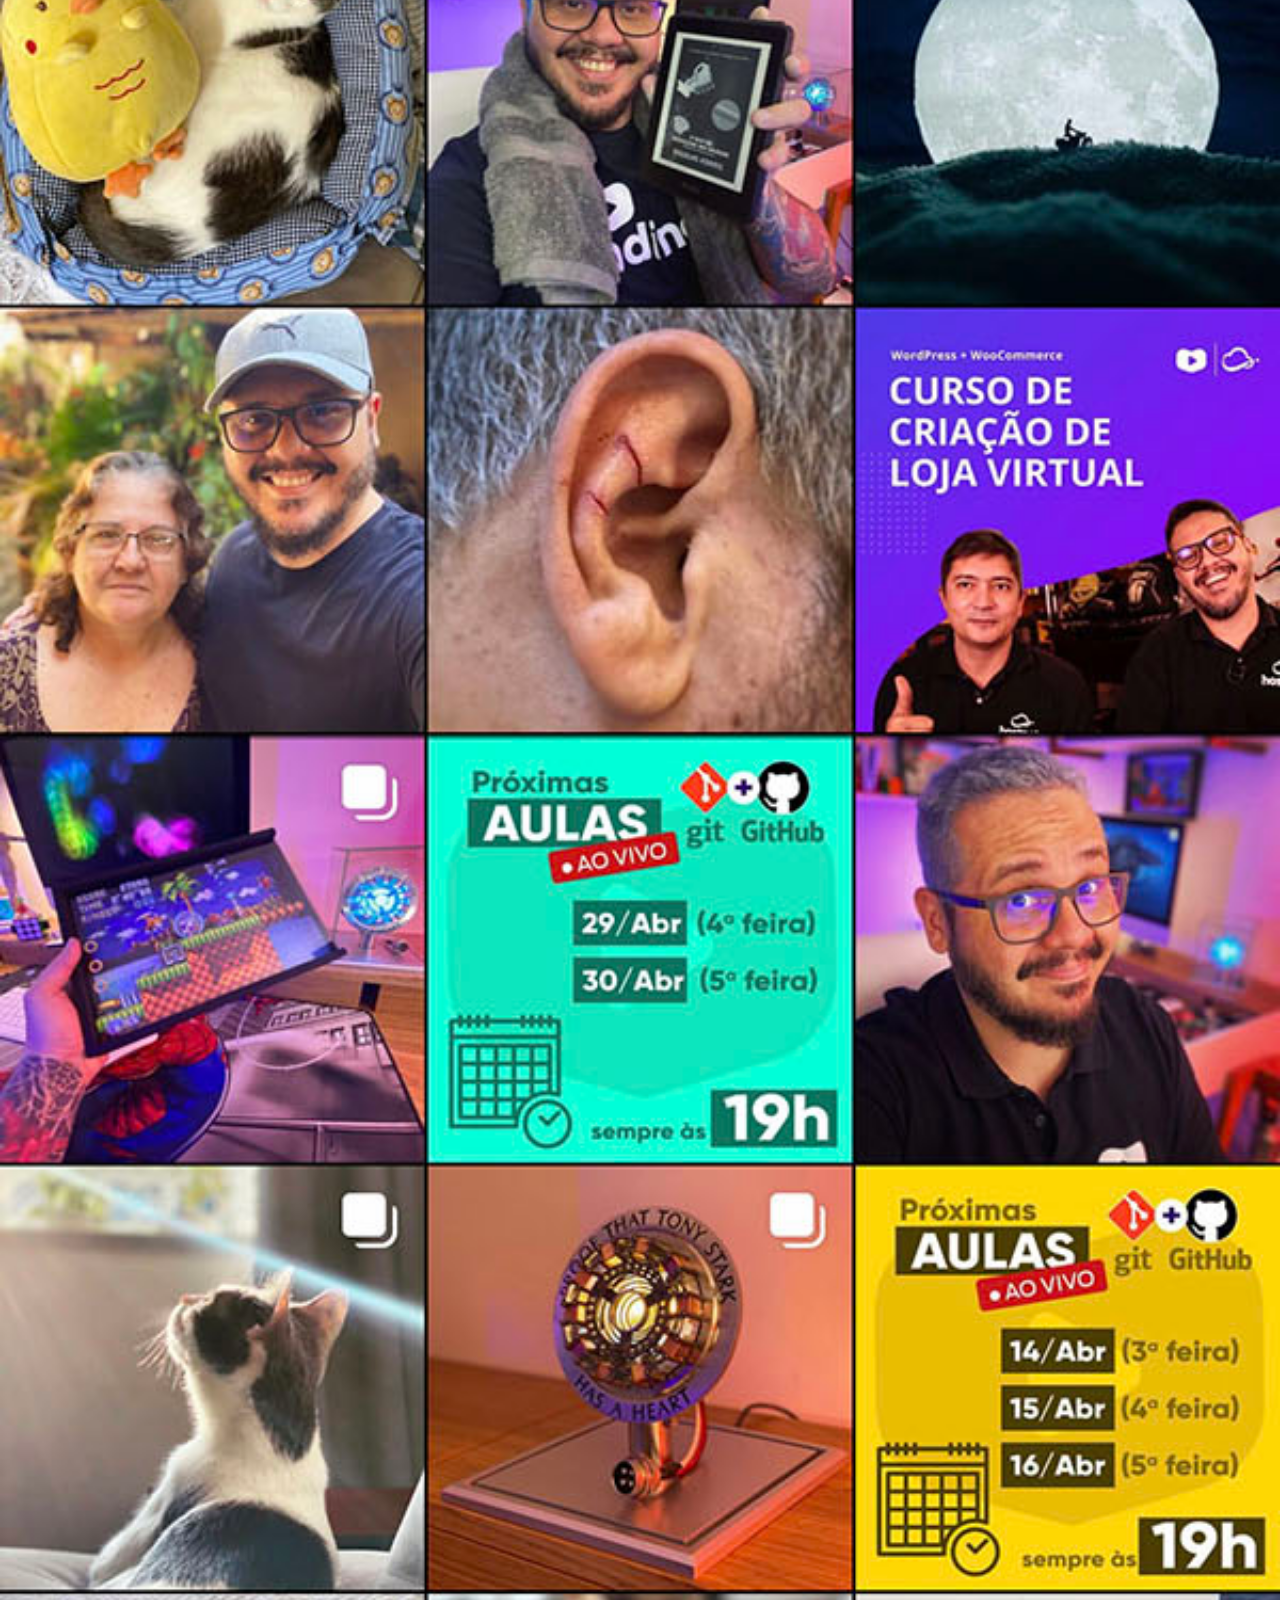
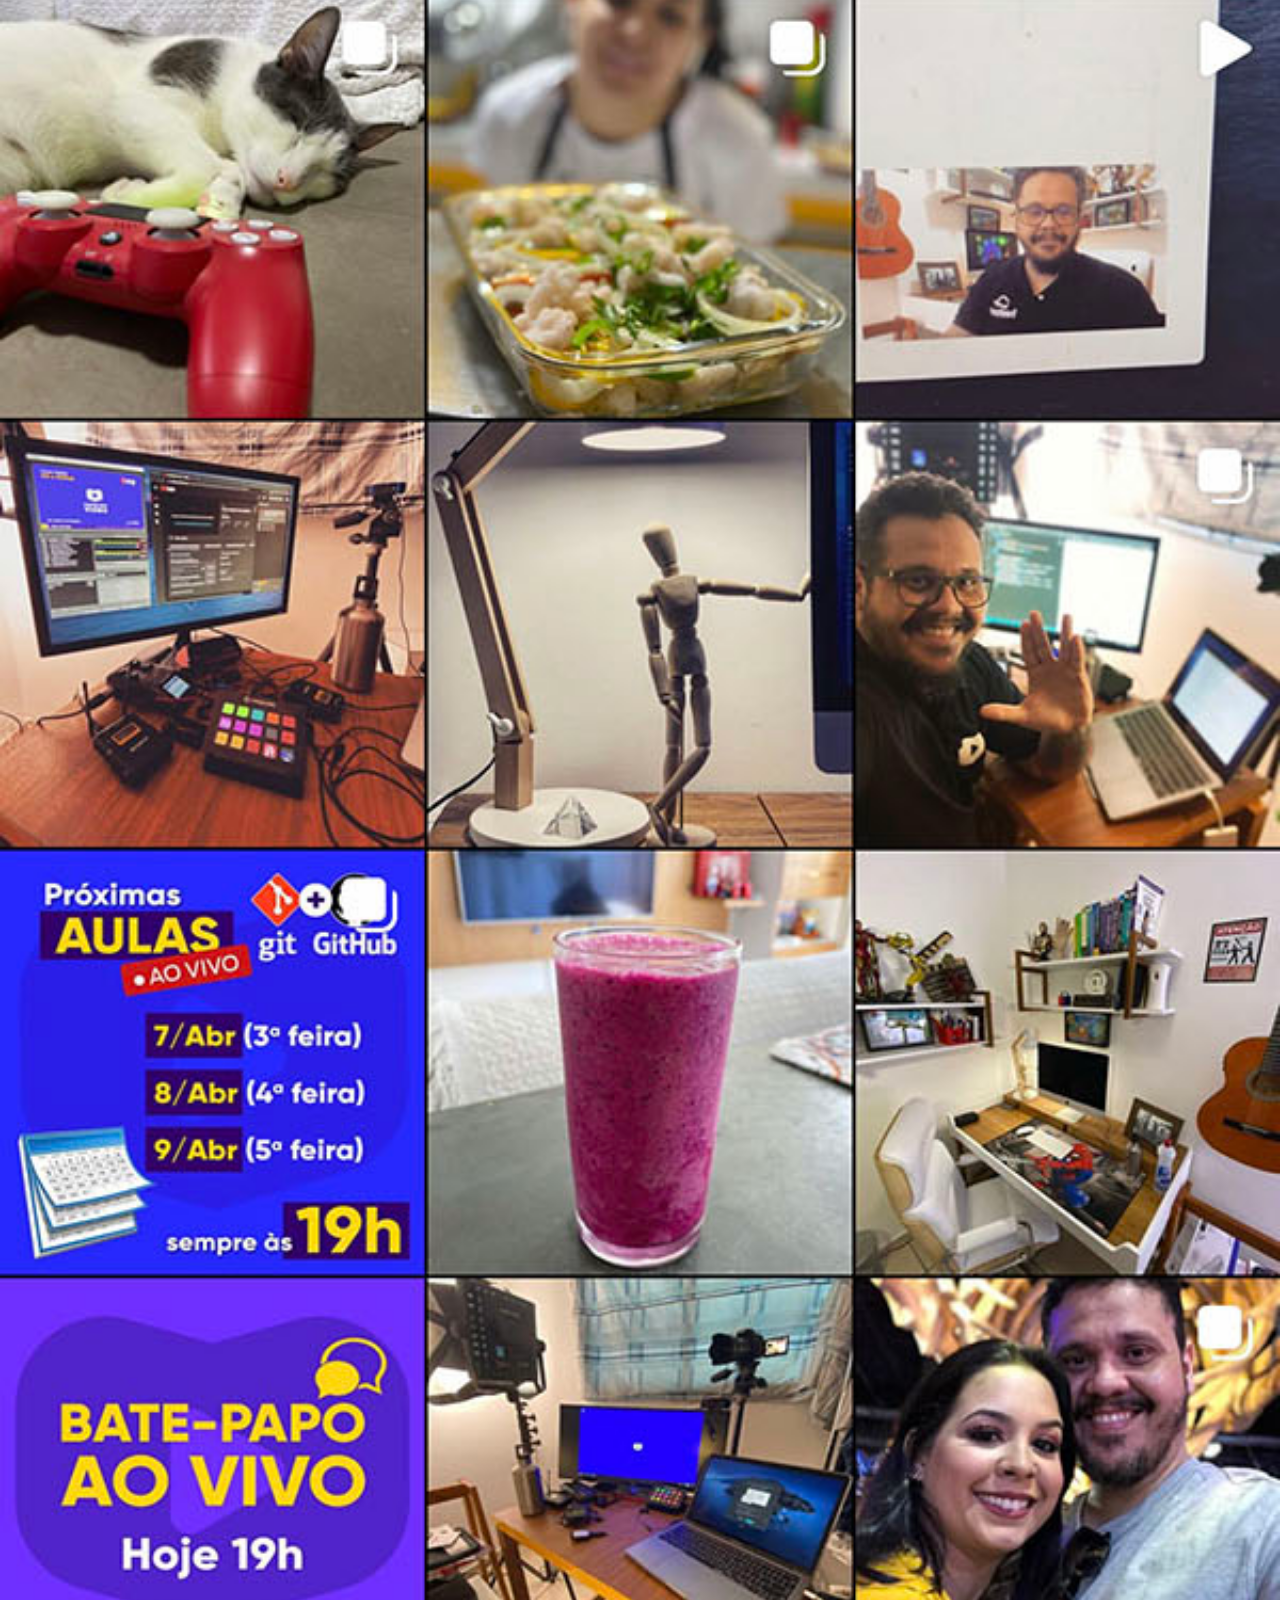
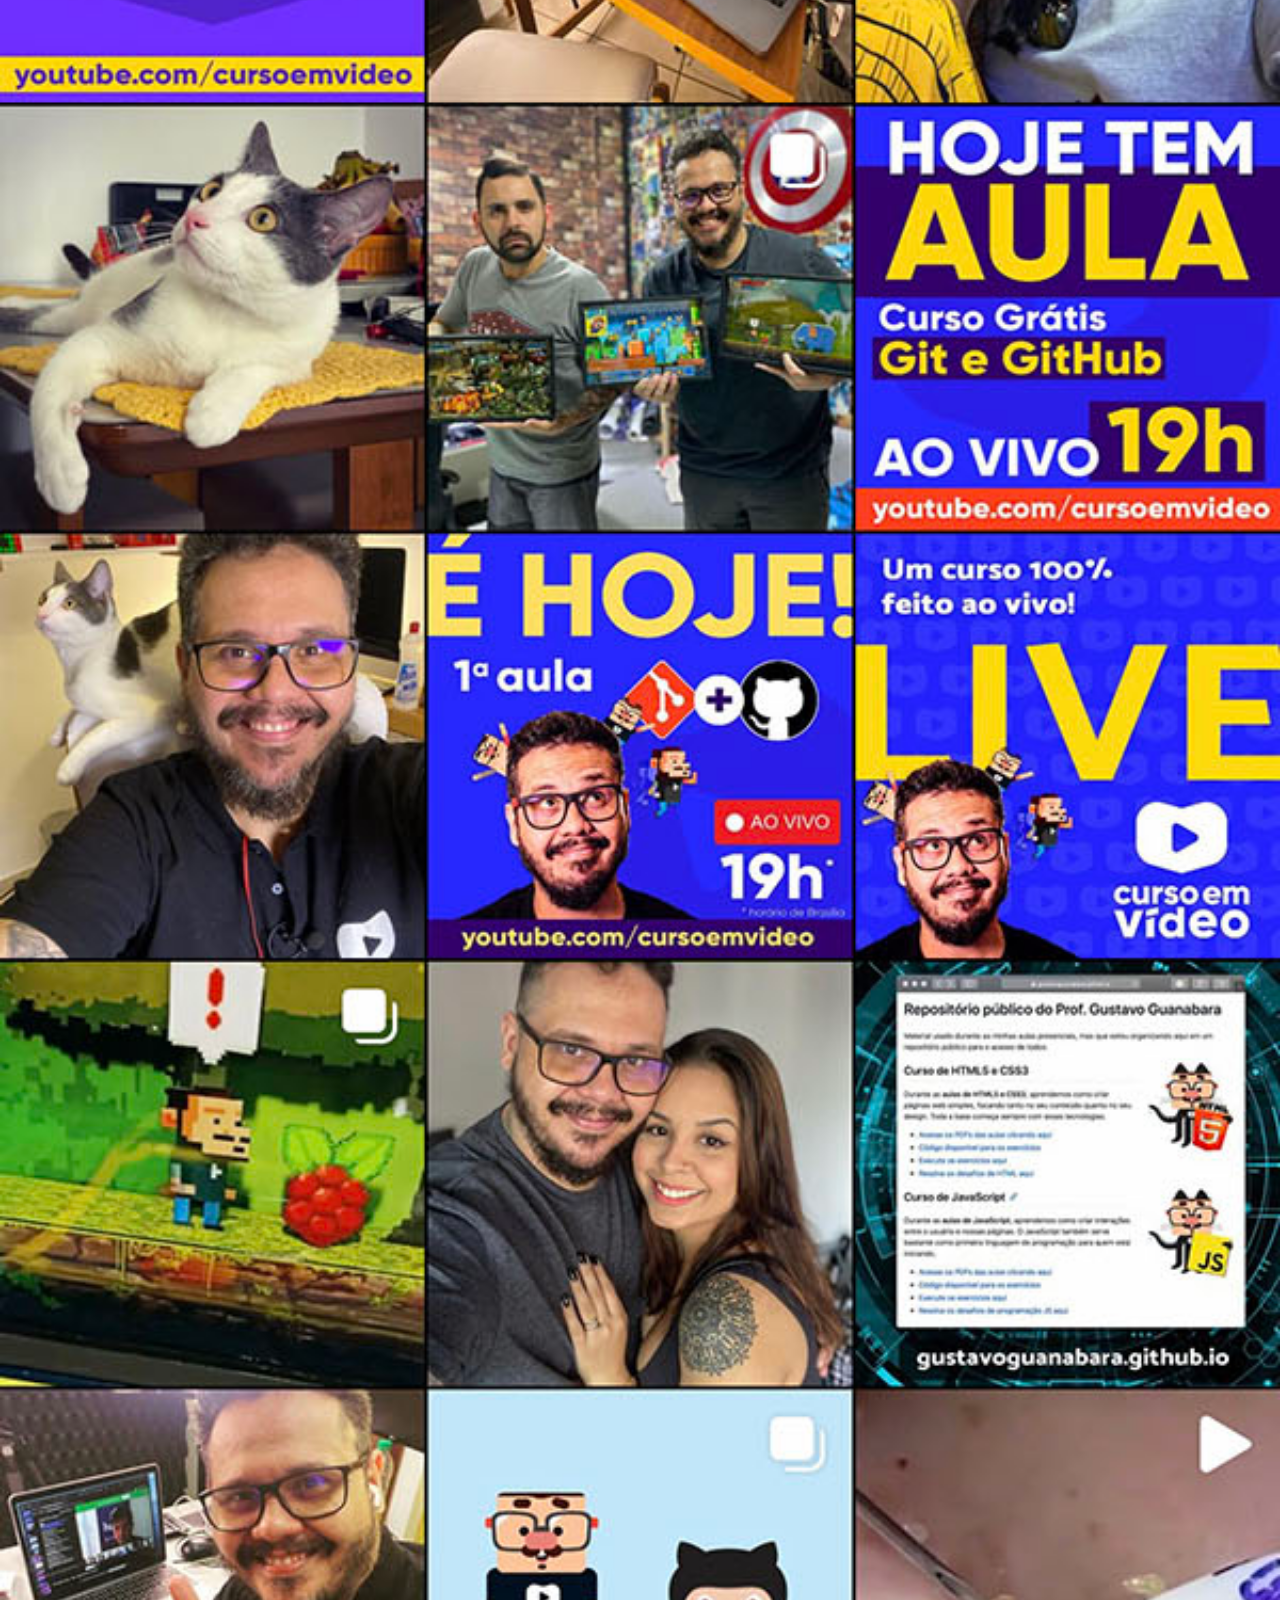
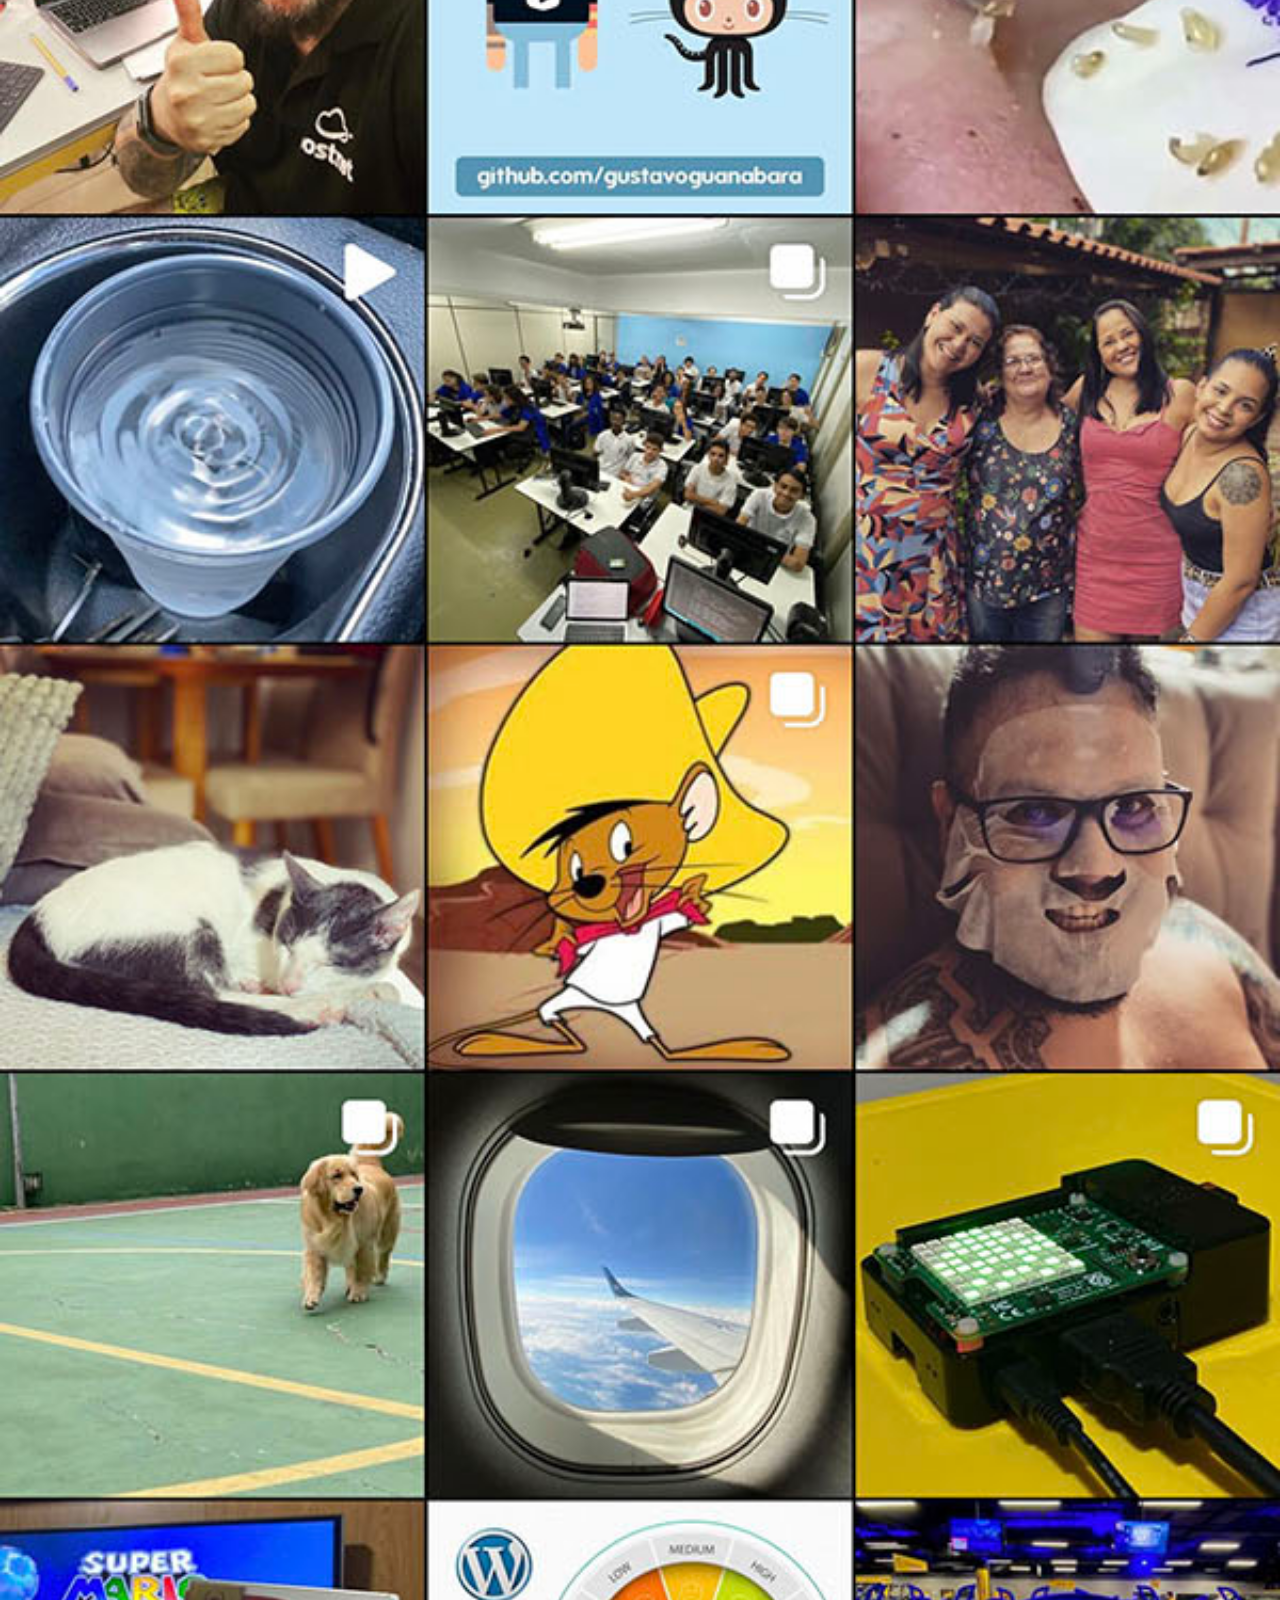
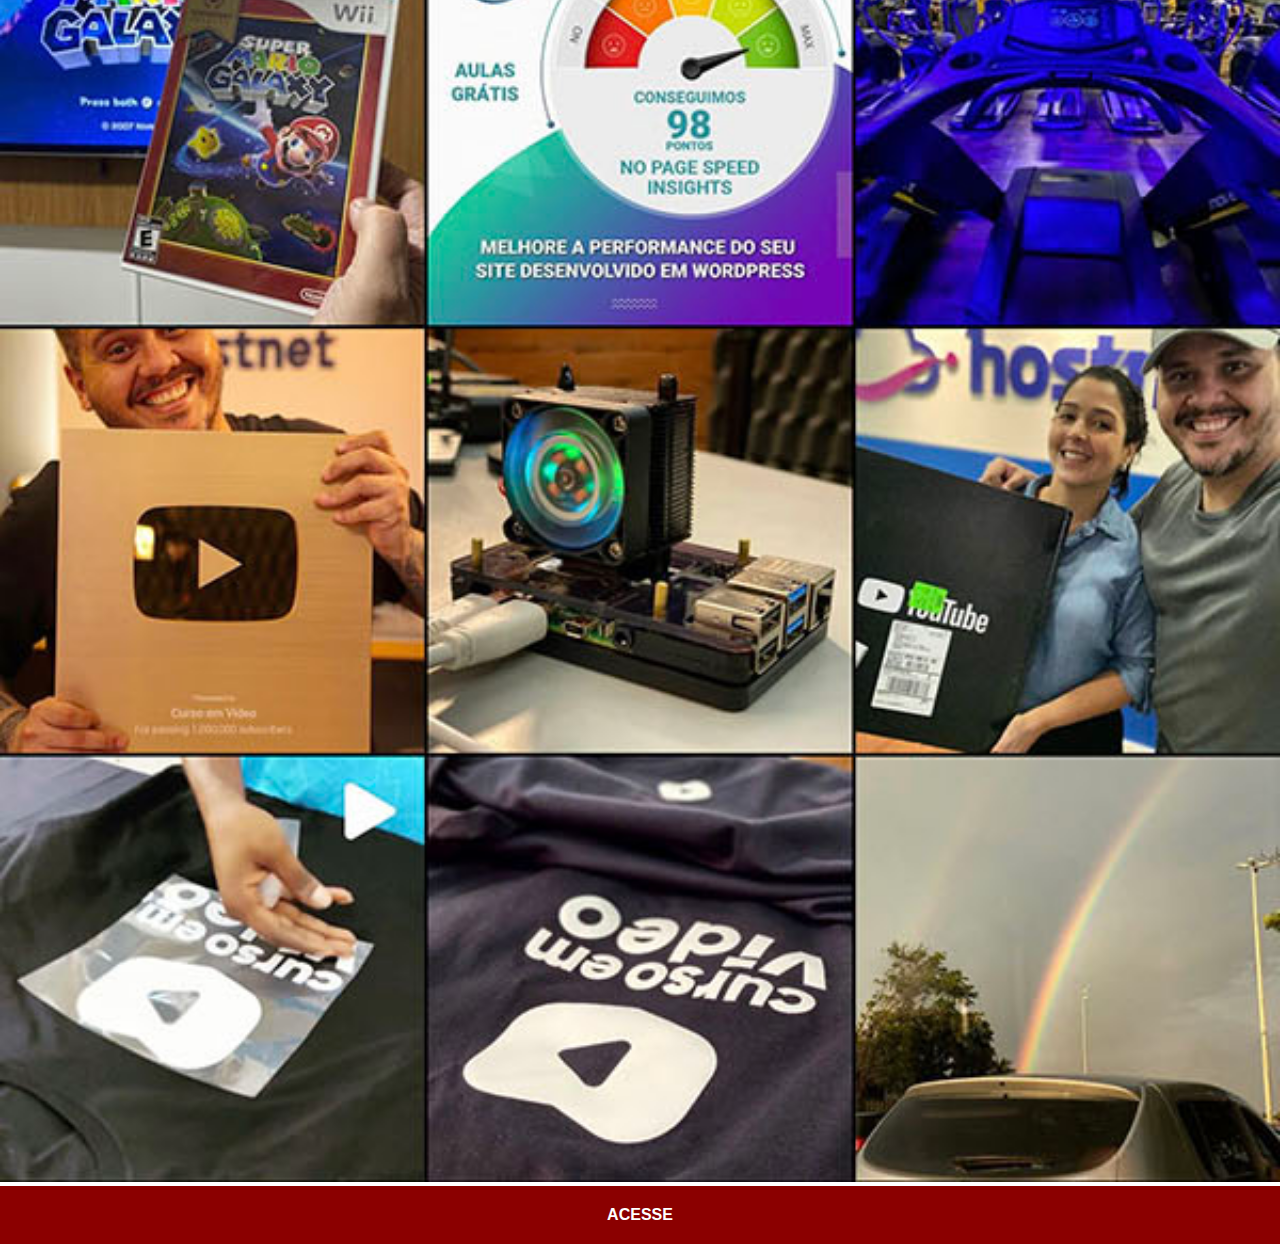
<file: instagram.html>
<!DOCTYPE html>
<html lang="pt-br">
<head>
    <meta charset="UTF-8">
    <meta name="viewport" content="width=device-width, initial-scale=1.0">
    <link rel="stylesheet" href="estilos/social.css">
    <title>Instagram</title>
</head>
<body>
    <img src="imagens/tela-instagram.jpg" alt="Instagram">
    <a href="https://www.instagram.com/" target="_blank">ACESSE</a>
</body>
</html>
</file>
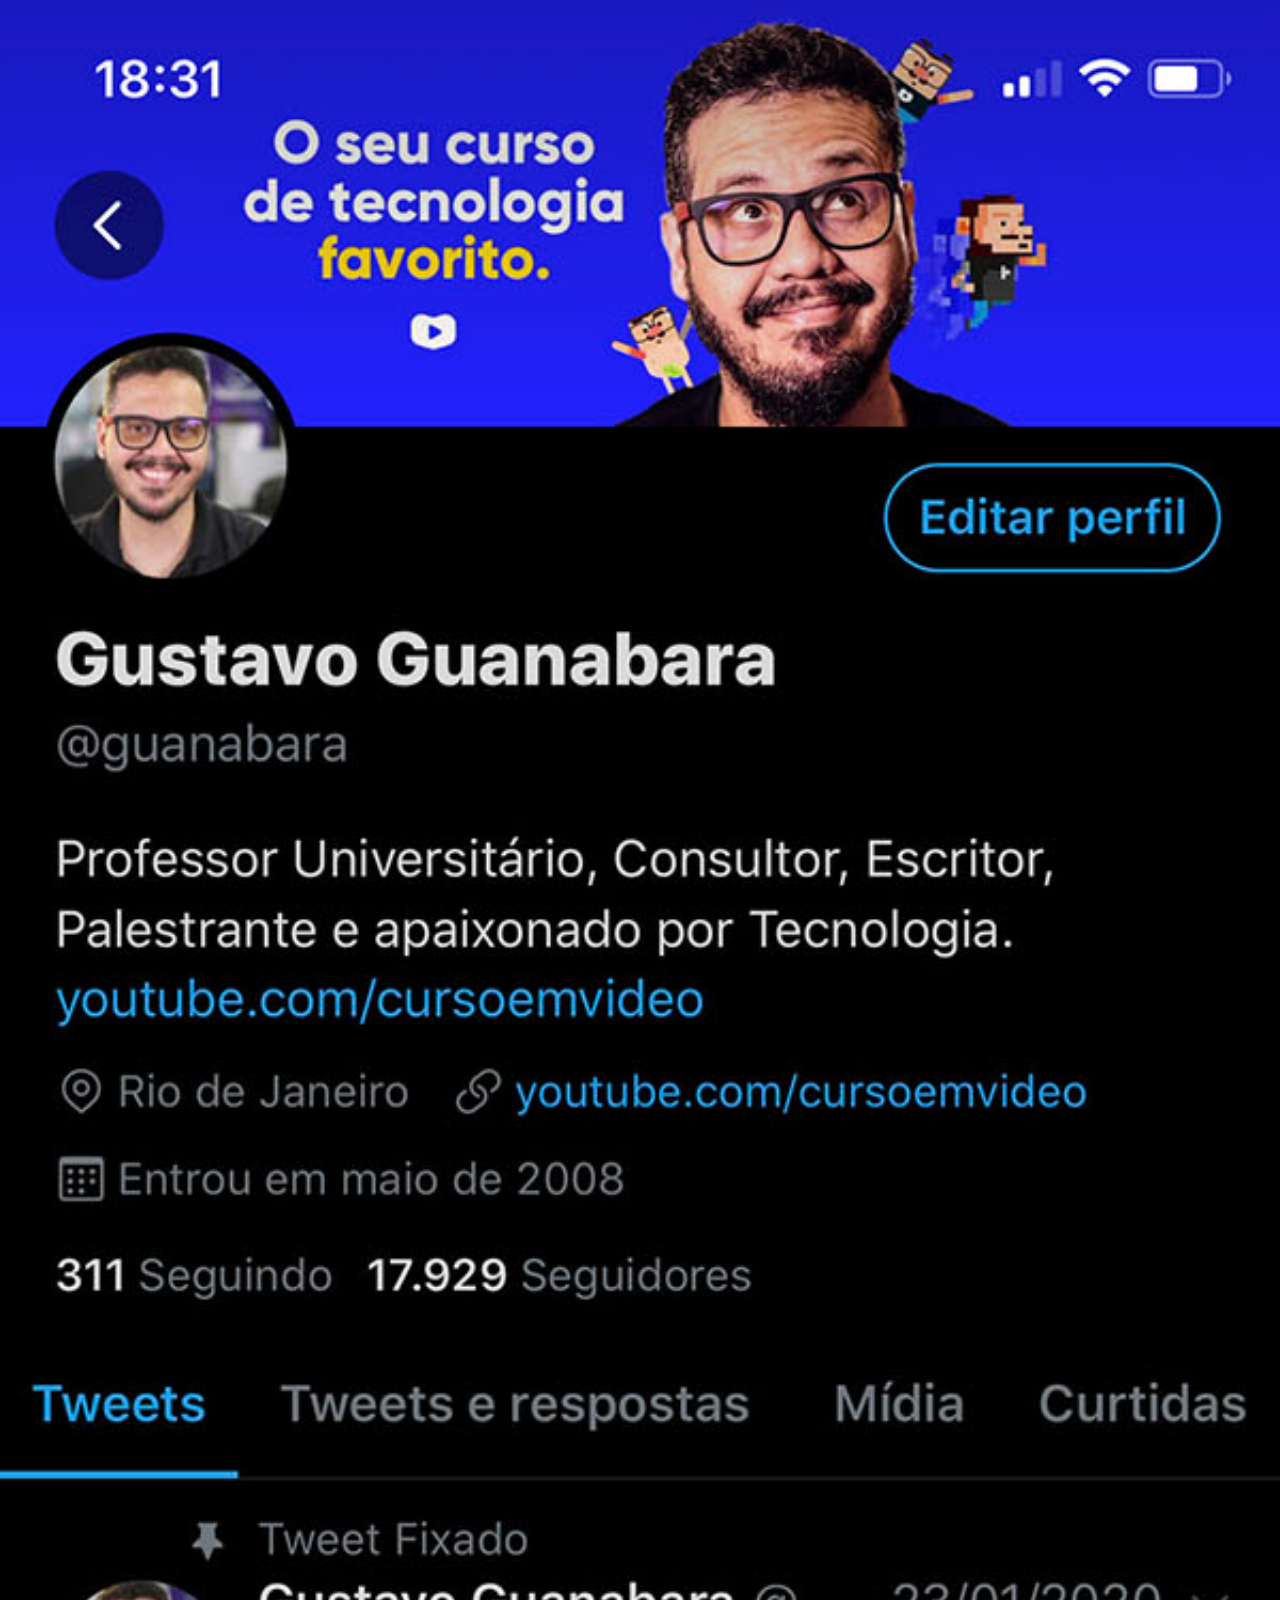
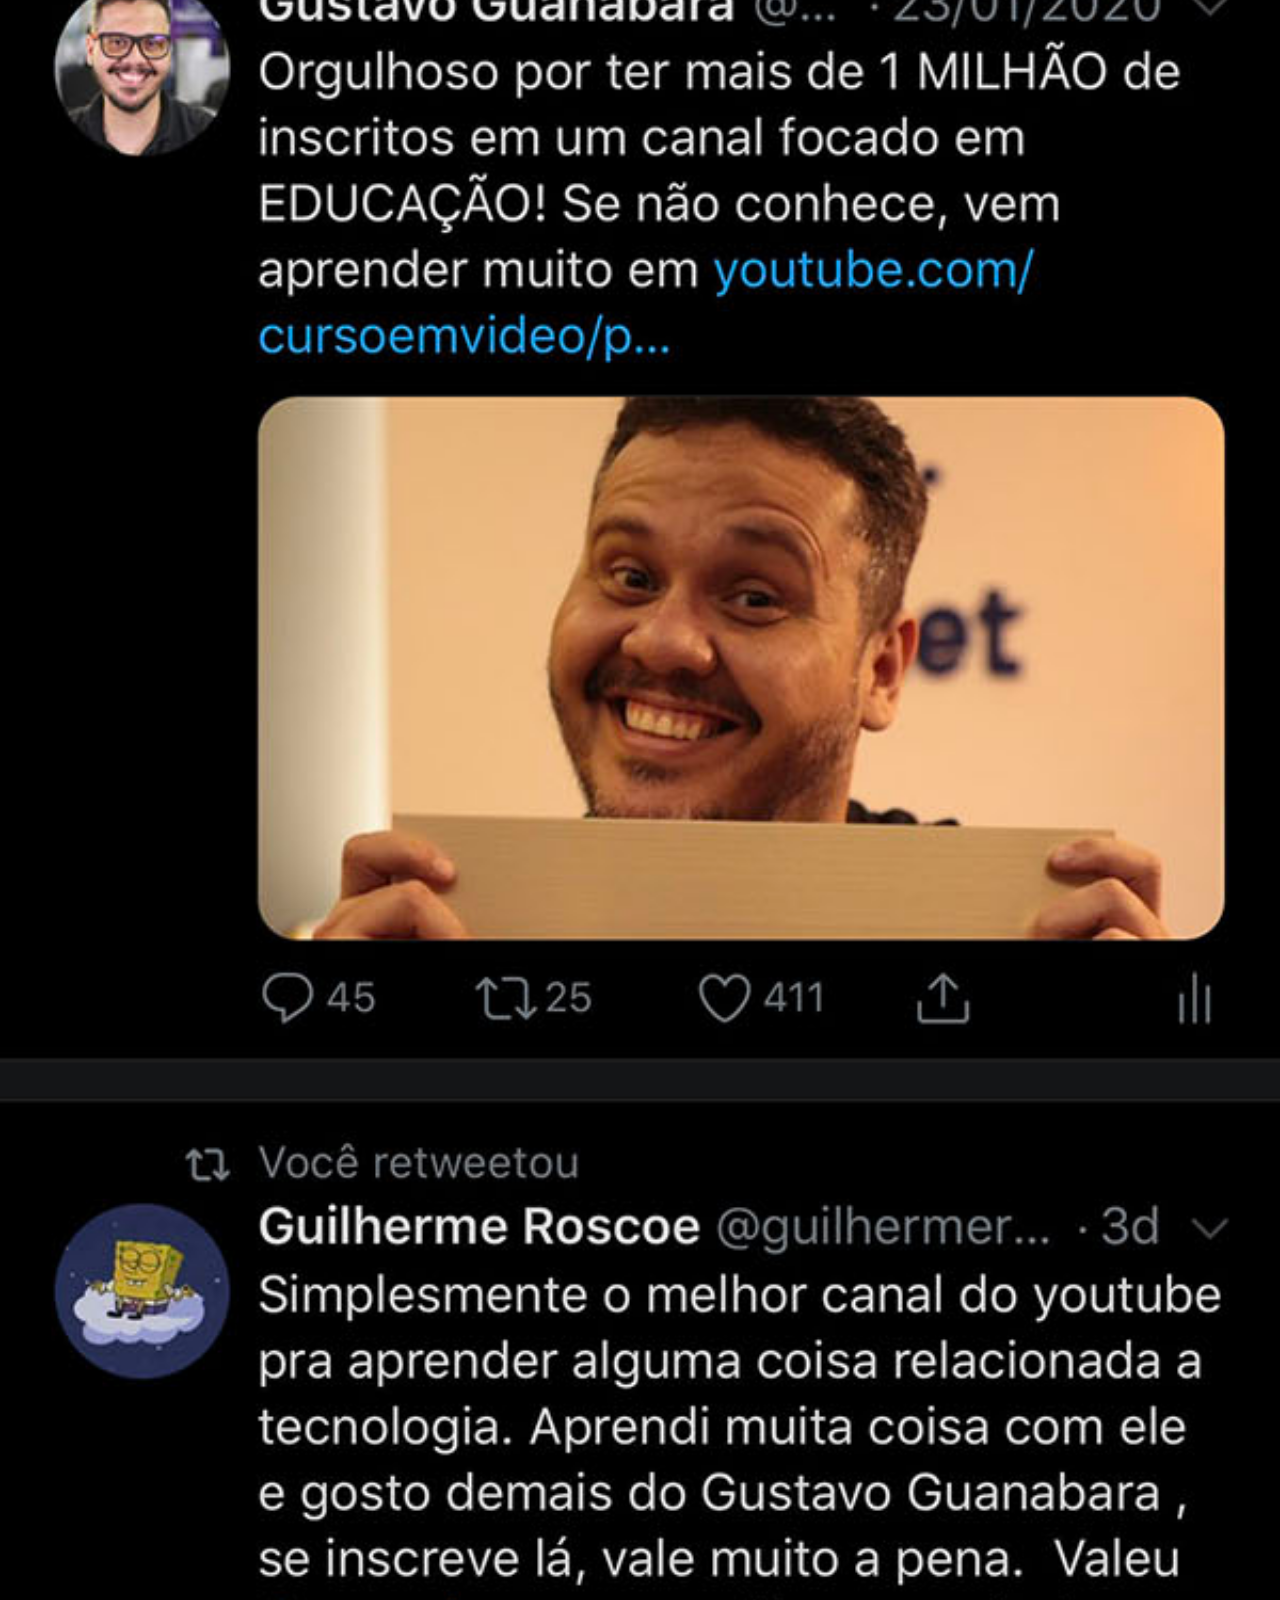
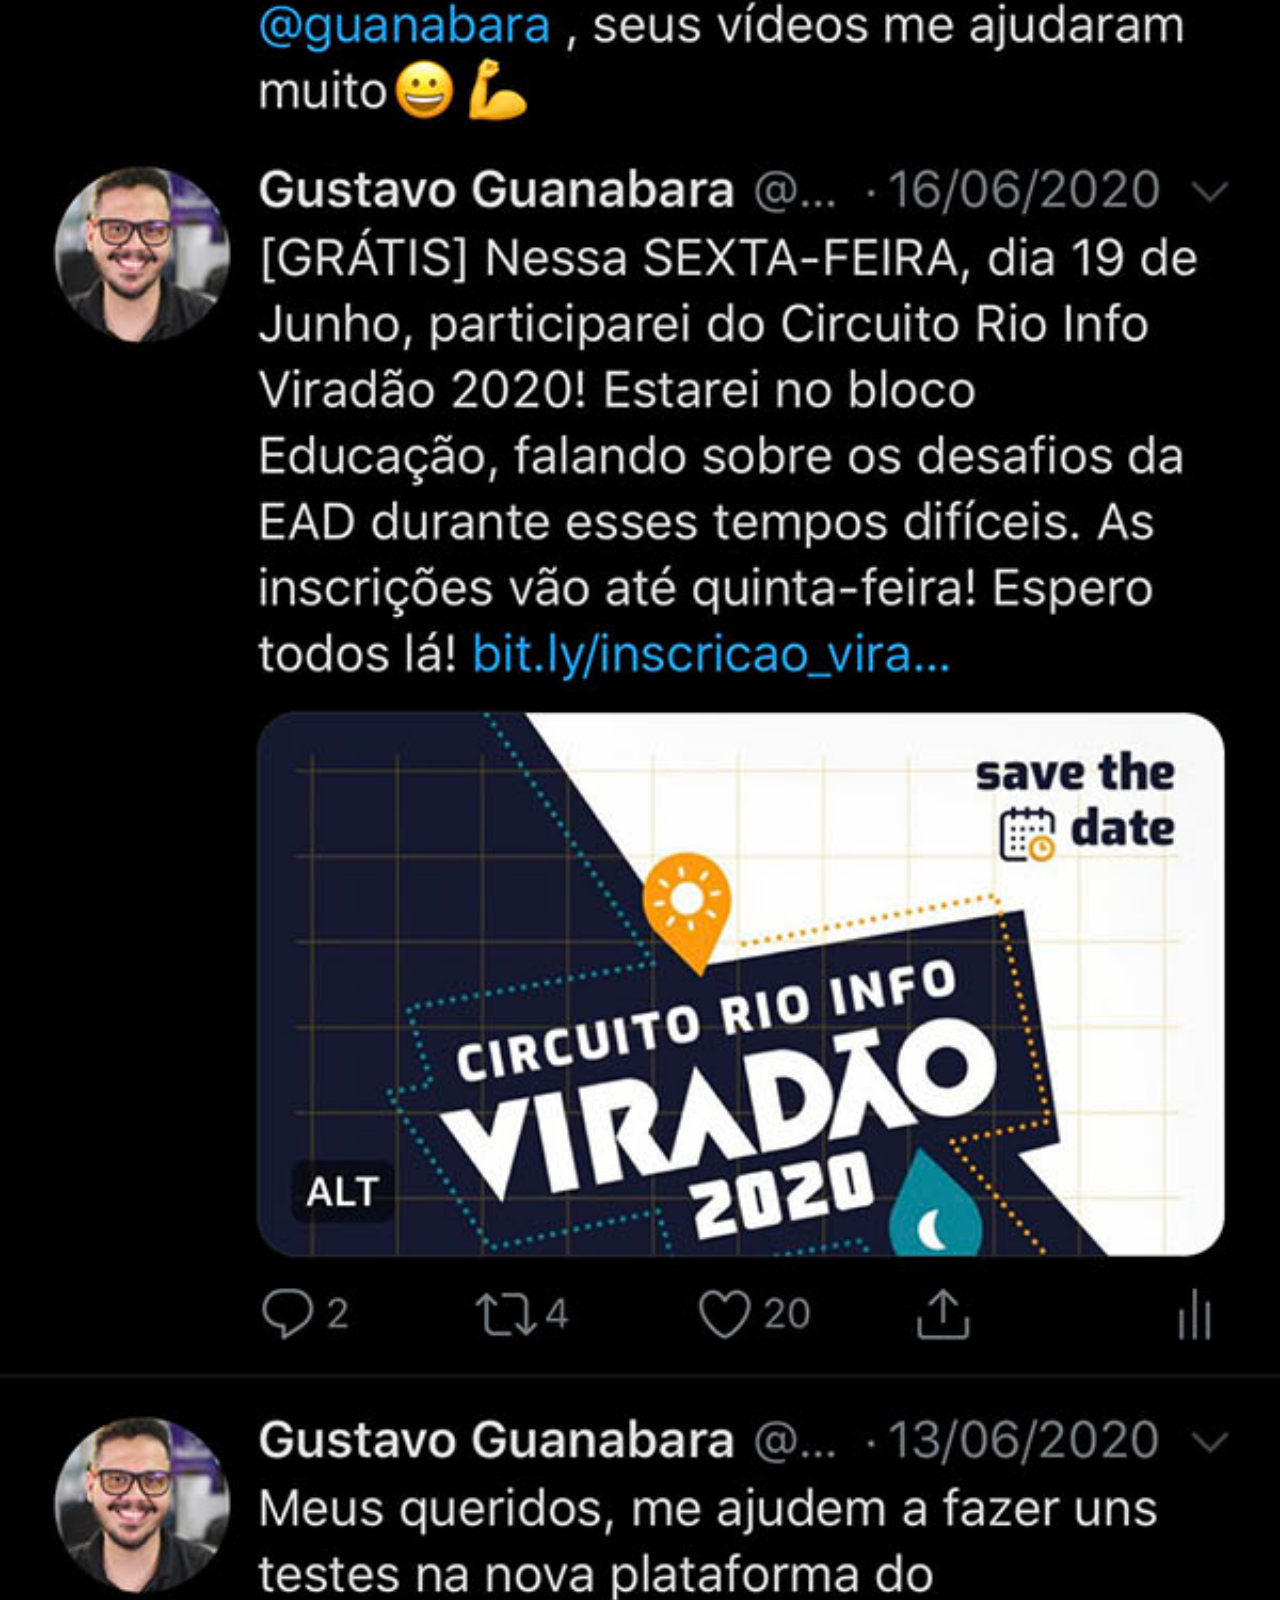
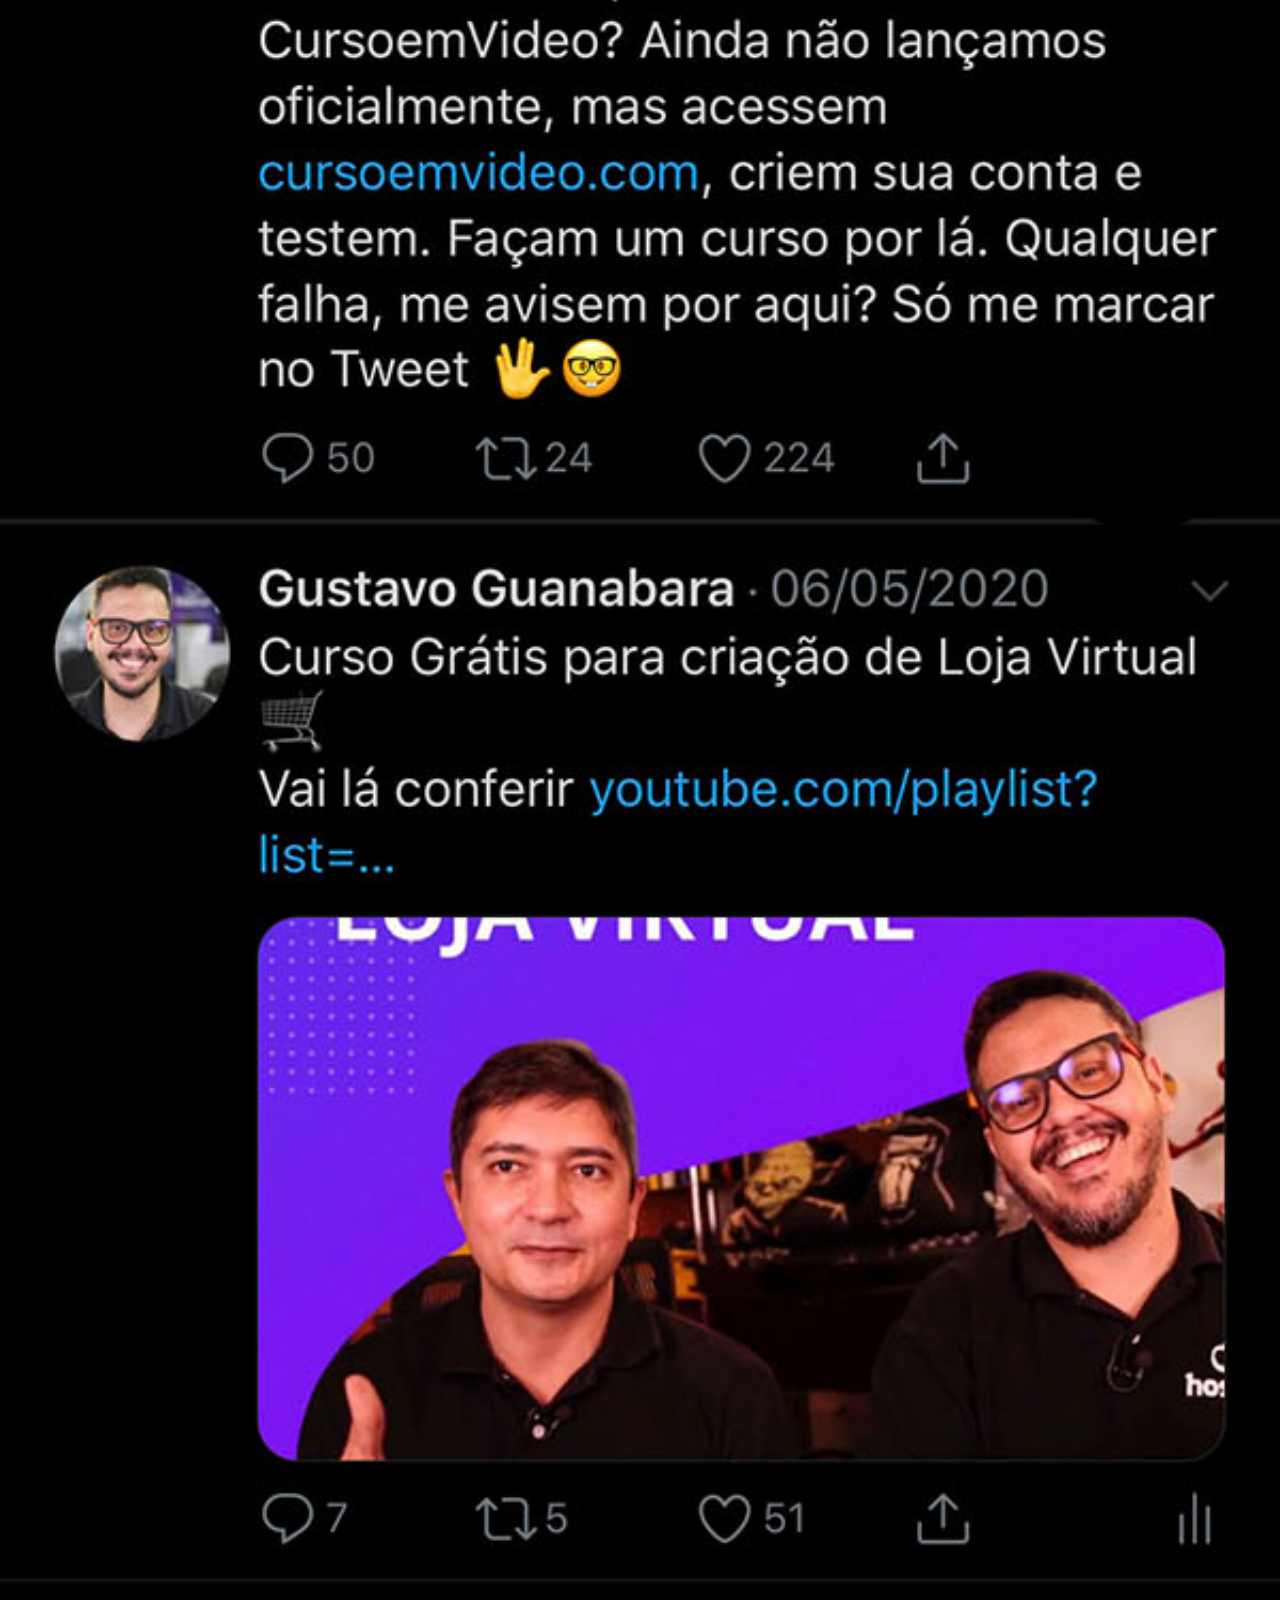
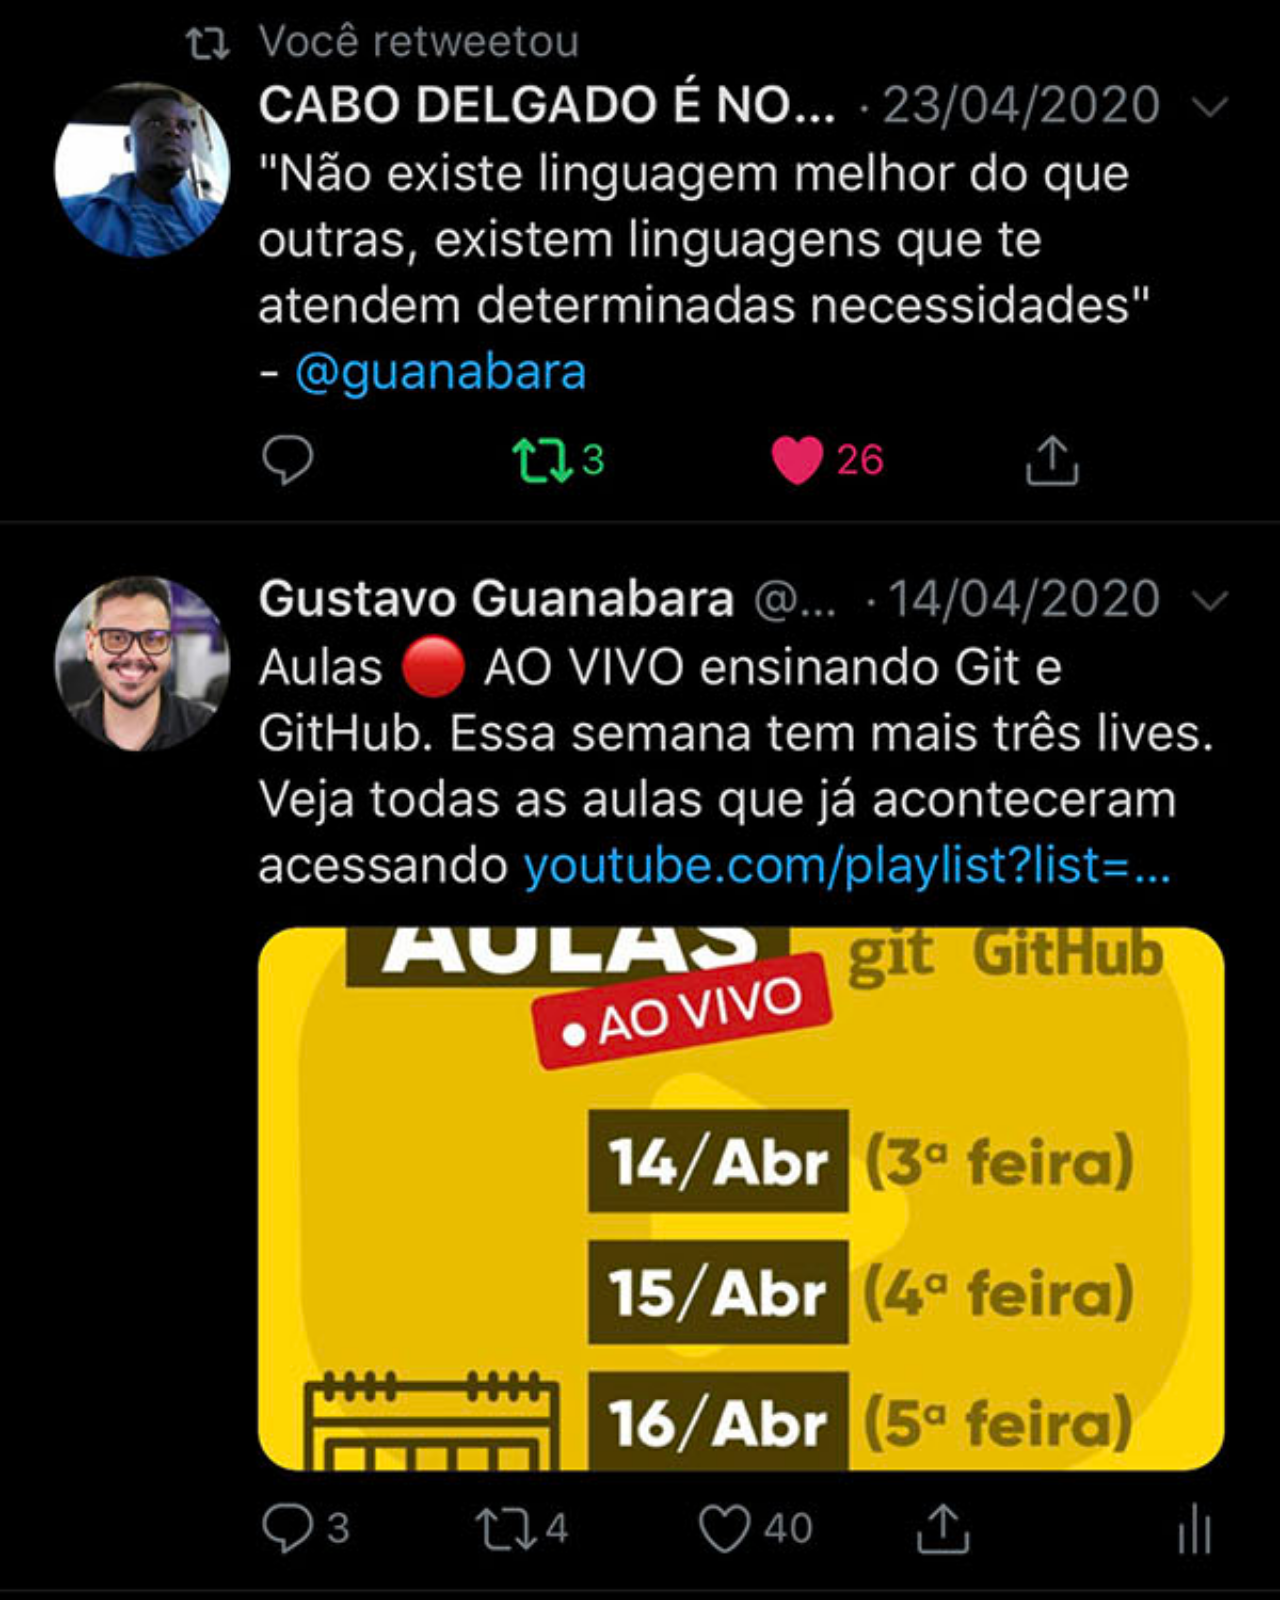
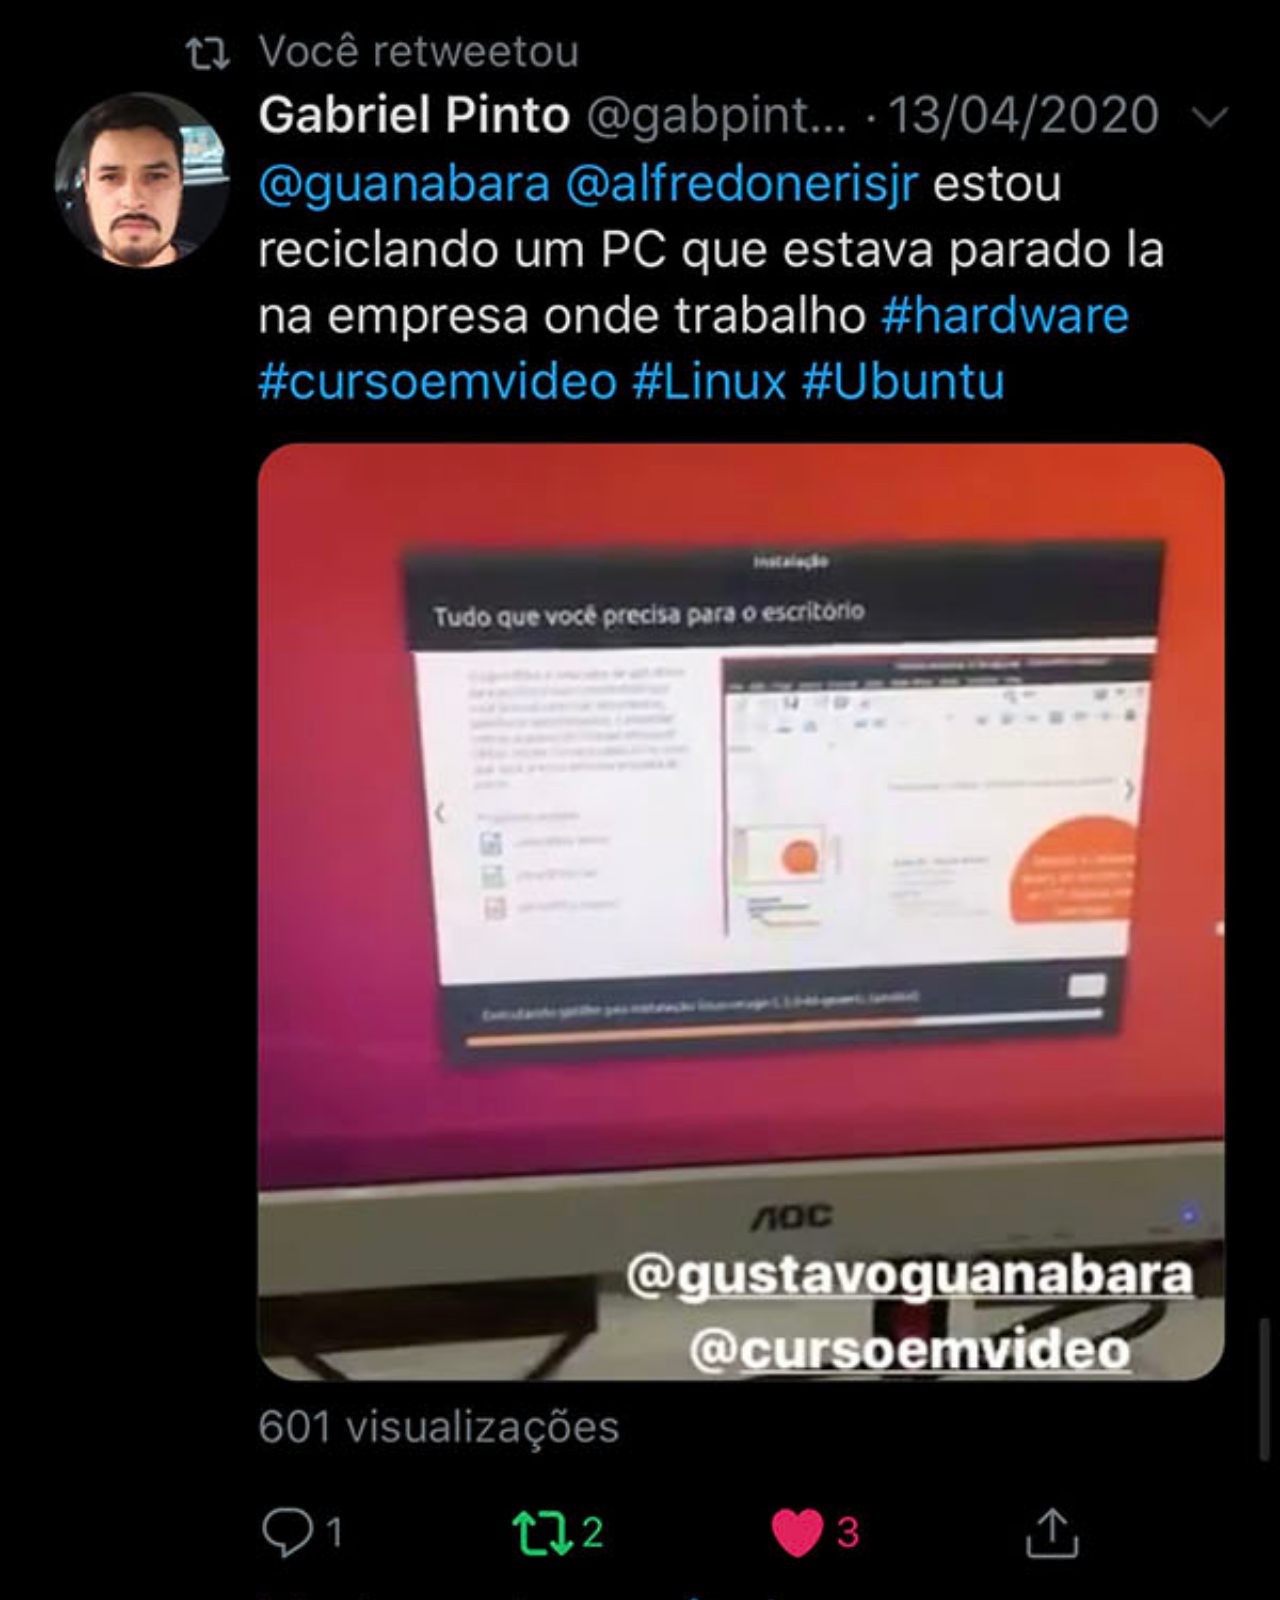
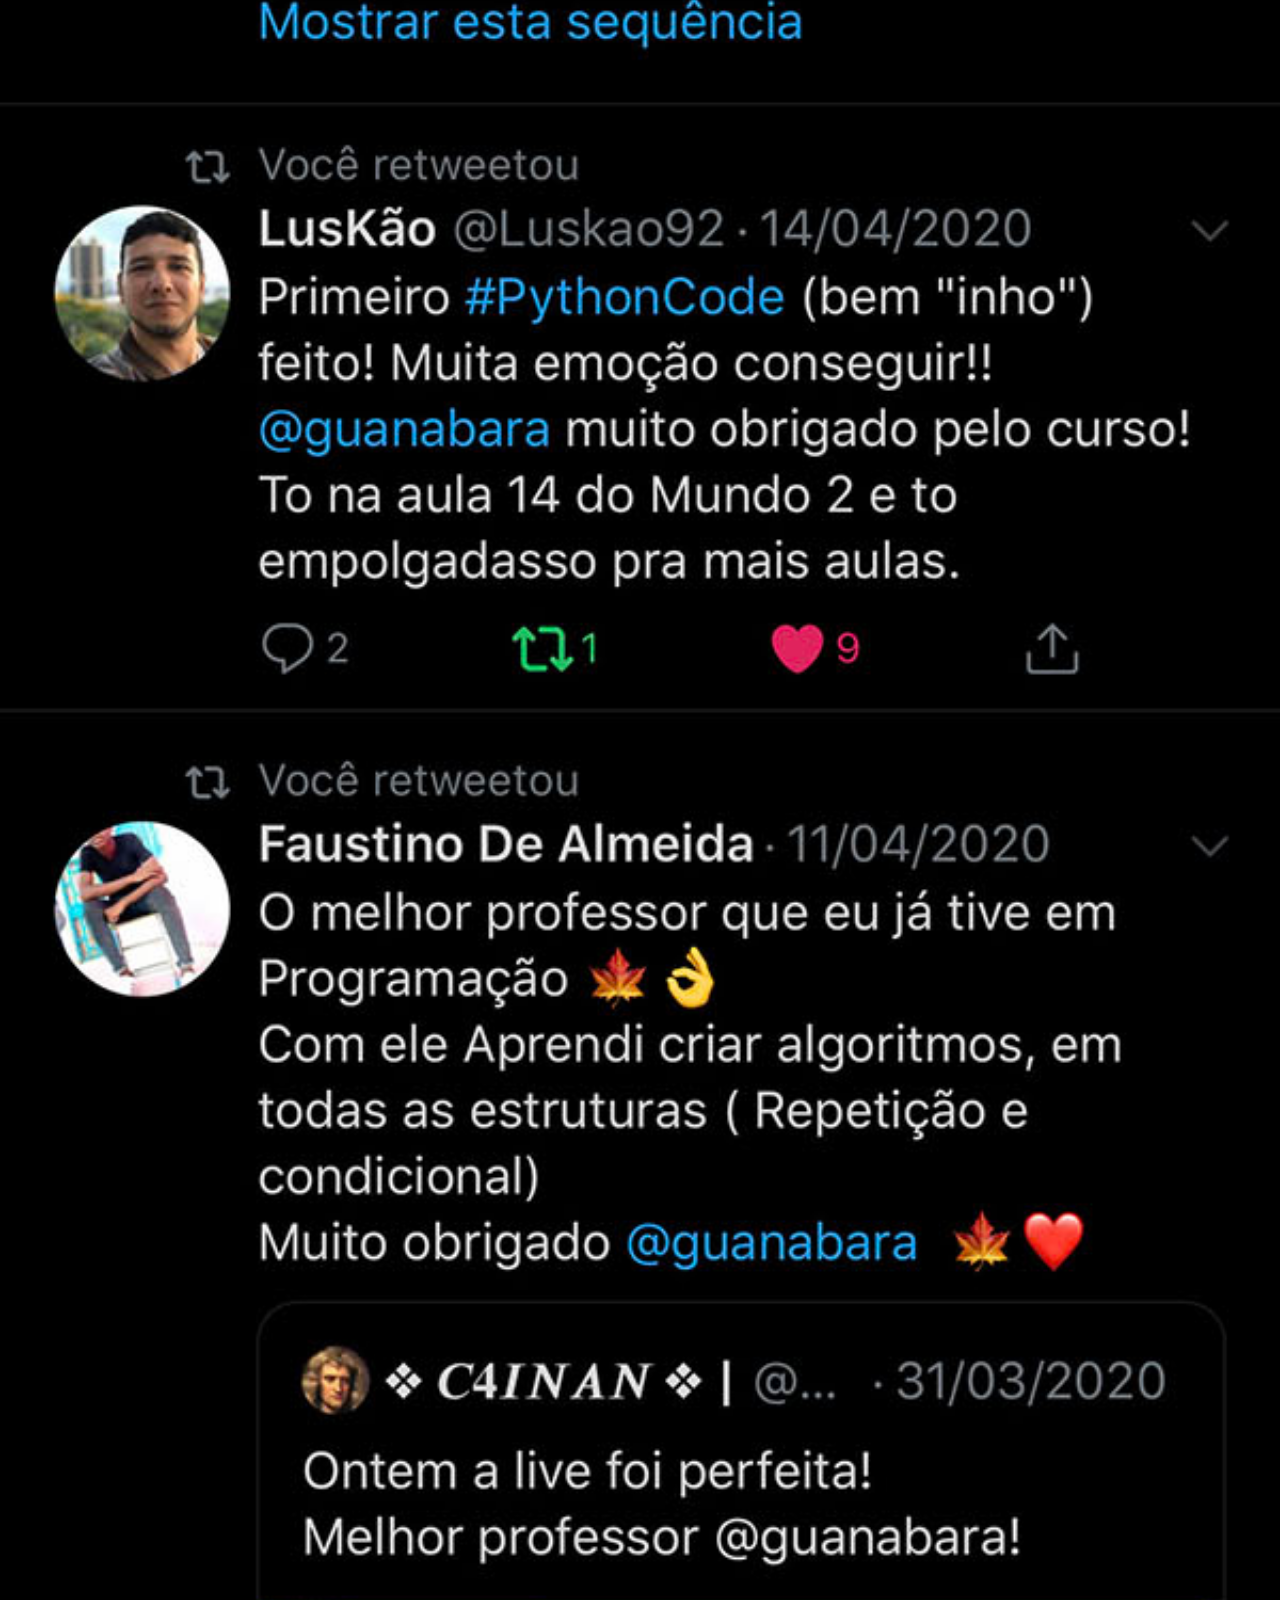
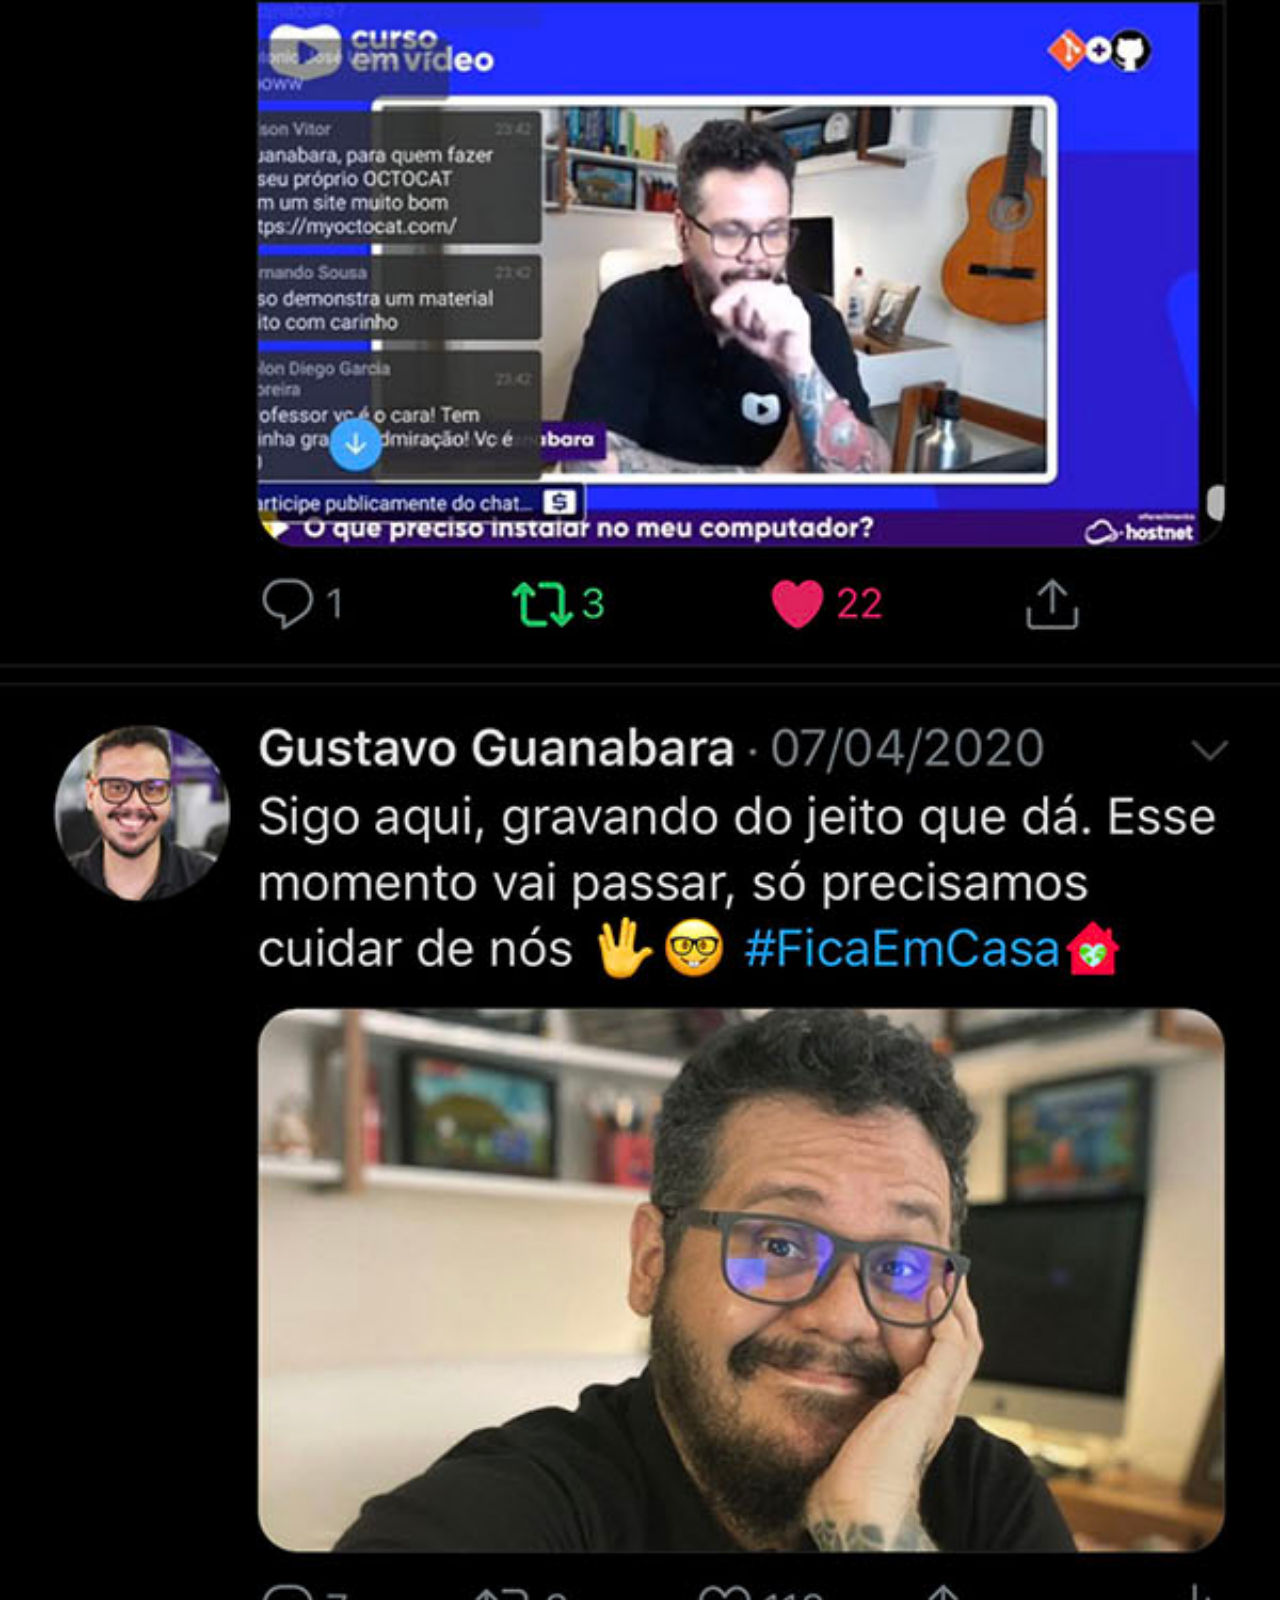
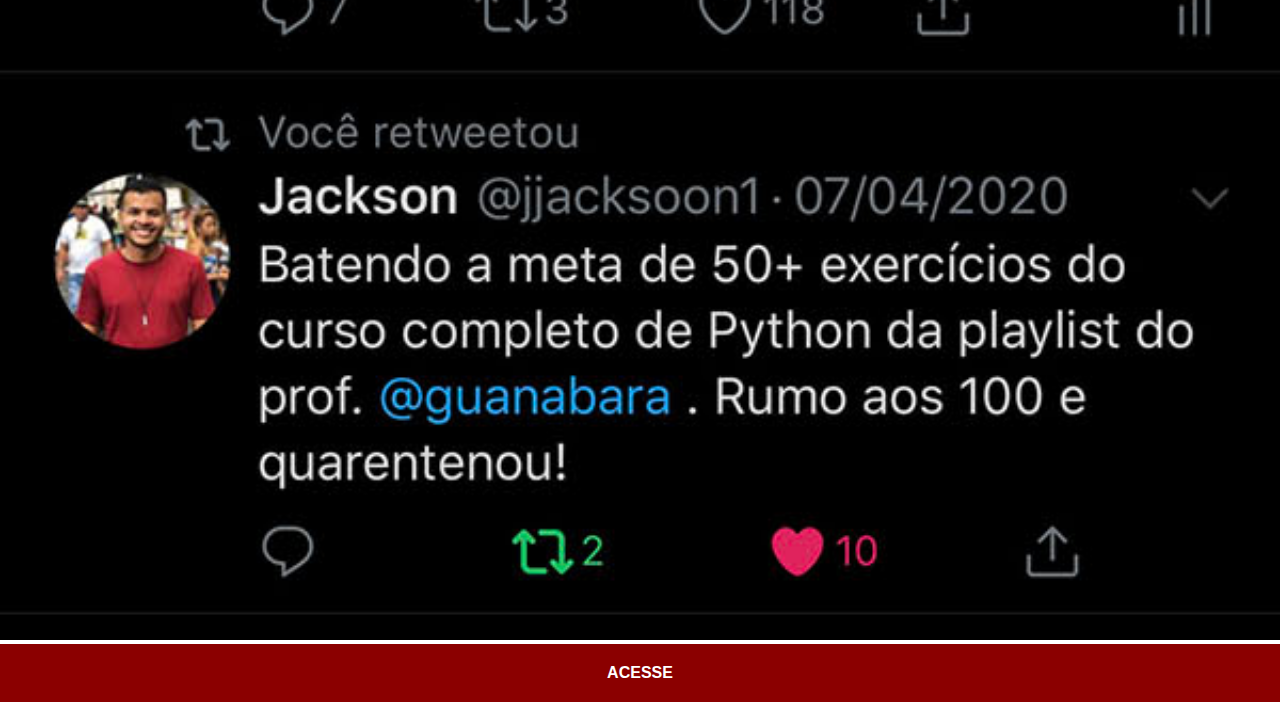
<file: twitter.html>
<!DOCTYPE html>
<html lang="pt-br">
<head>
    <meta charset="UTF-8">
    <meta name="viewport" content="width=device-width, initial-scale=1.0">
    <link rel="stylesheet" href="estilos/social.css">
    <title>Twitter</title>
</head>
<body>
    <img src="imagens/tela-twitter.jpg" alt="Twitter">
    <a href="https://twitter.com/i/flow/login/" target="_blank">ACESSE</a>
</body>
</html>
</file>
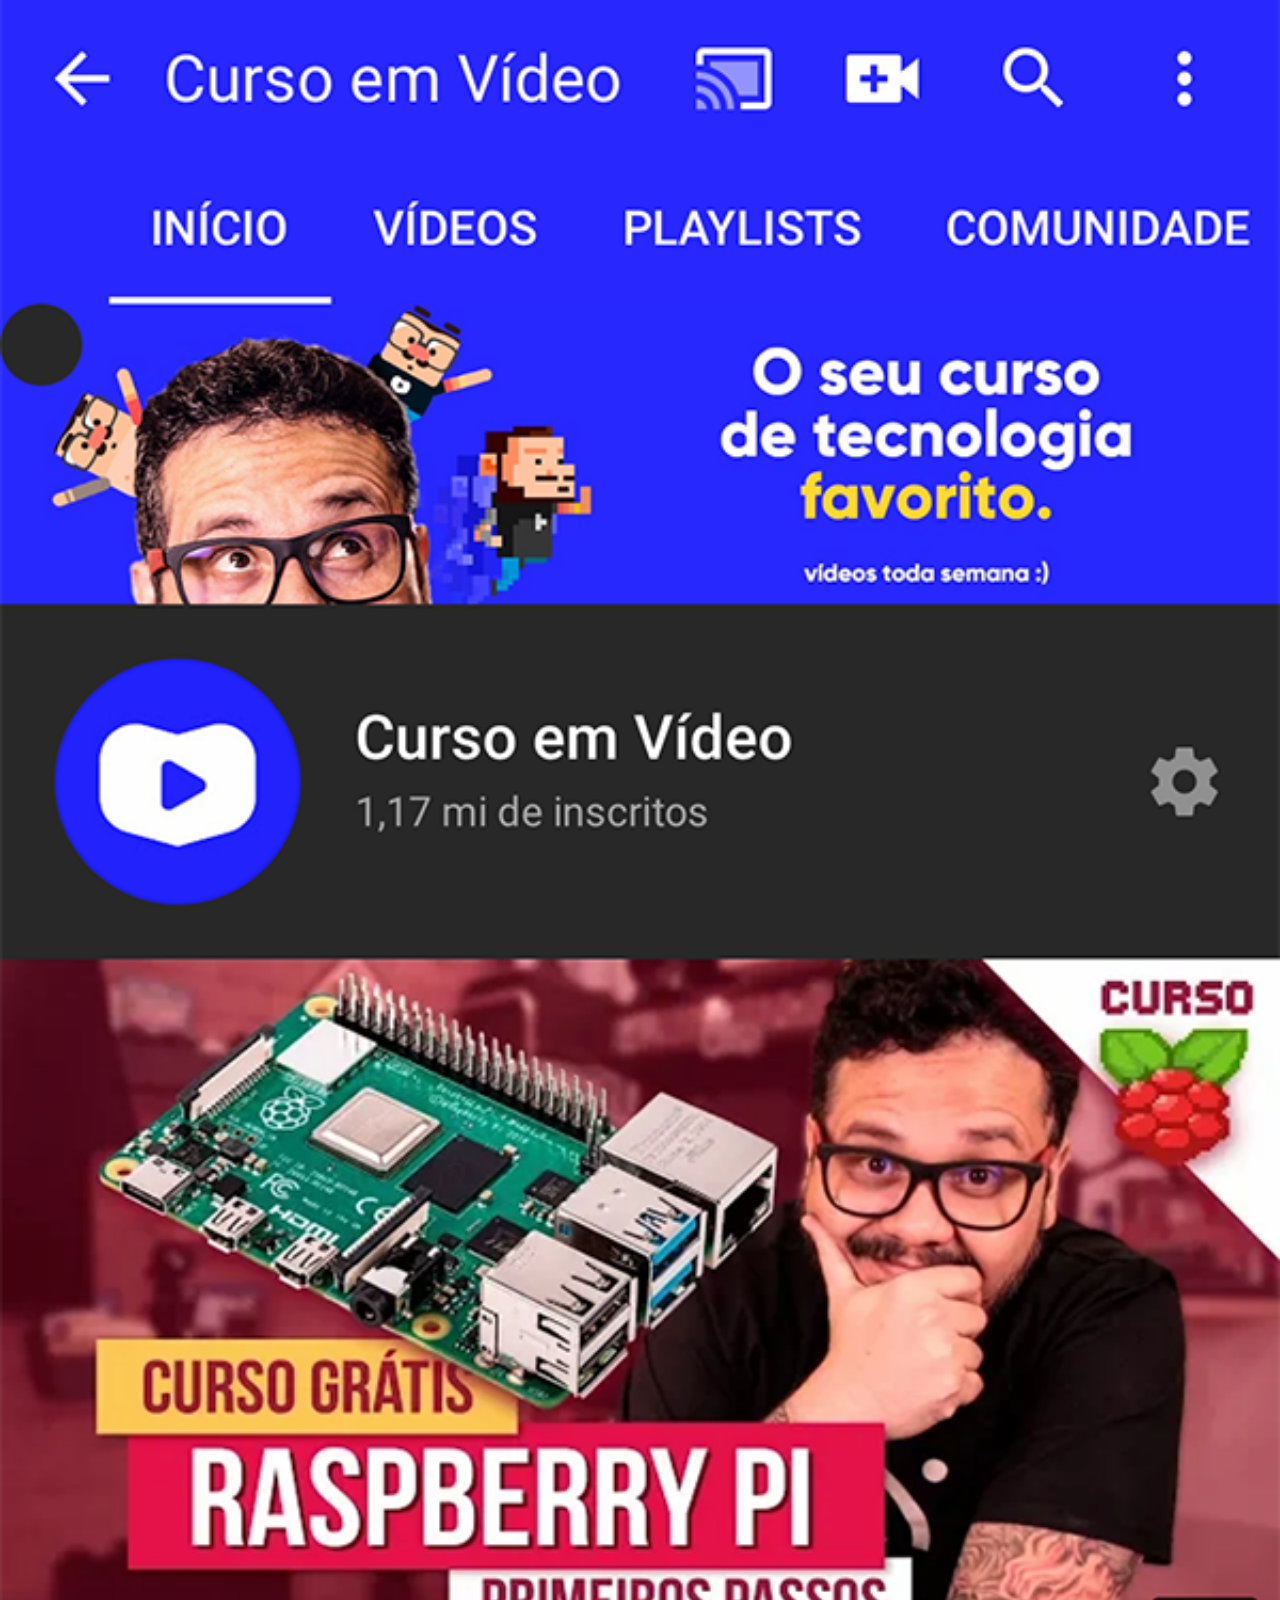
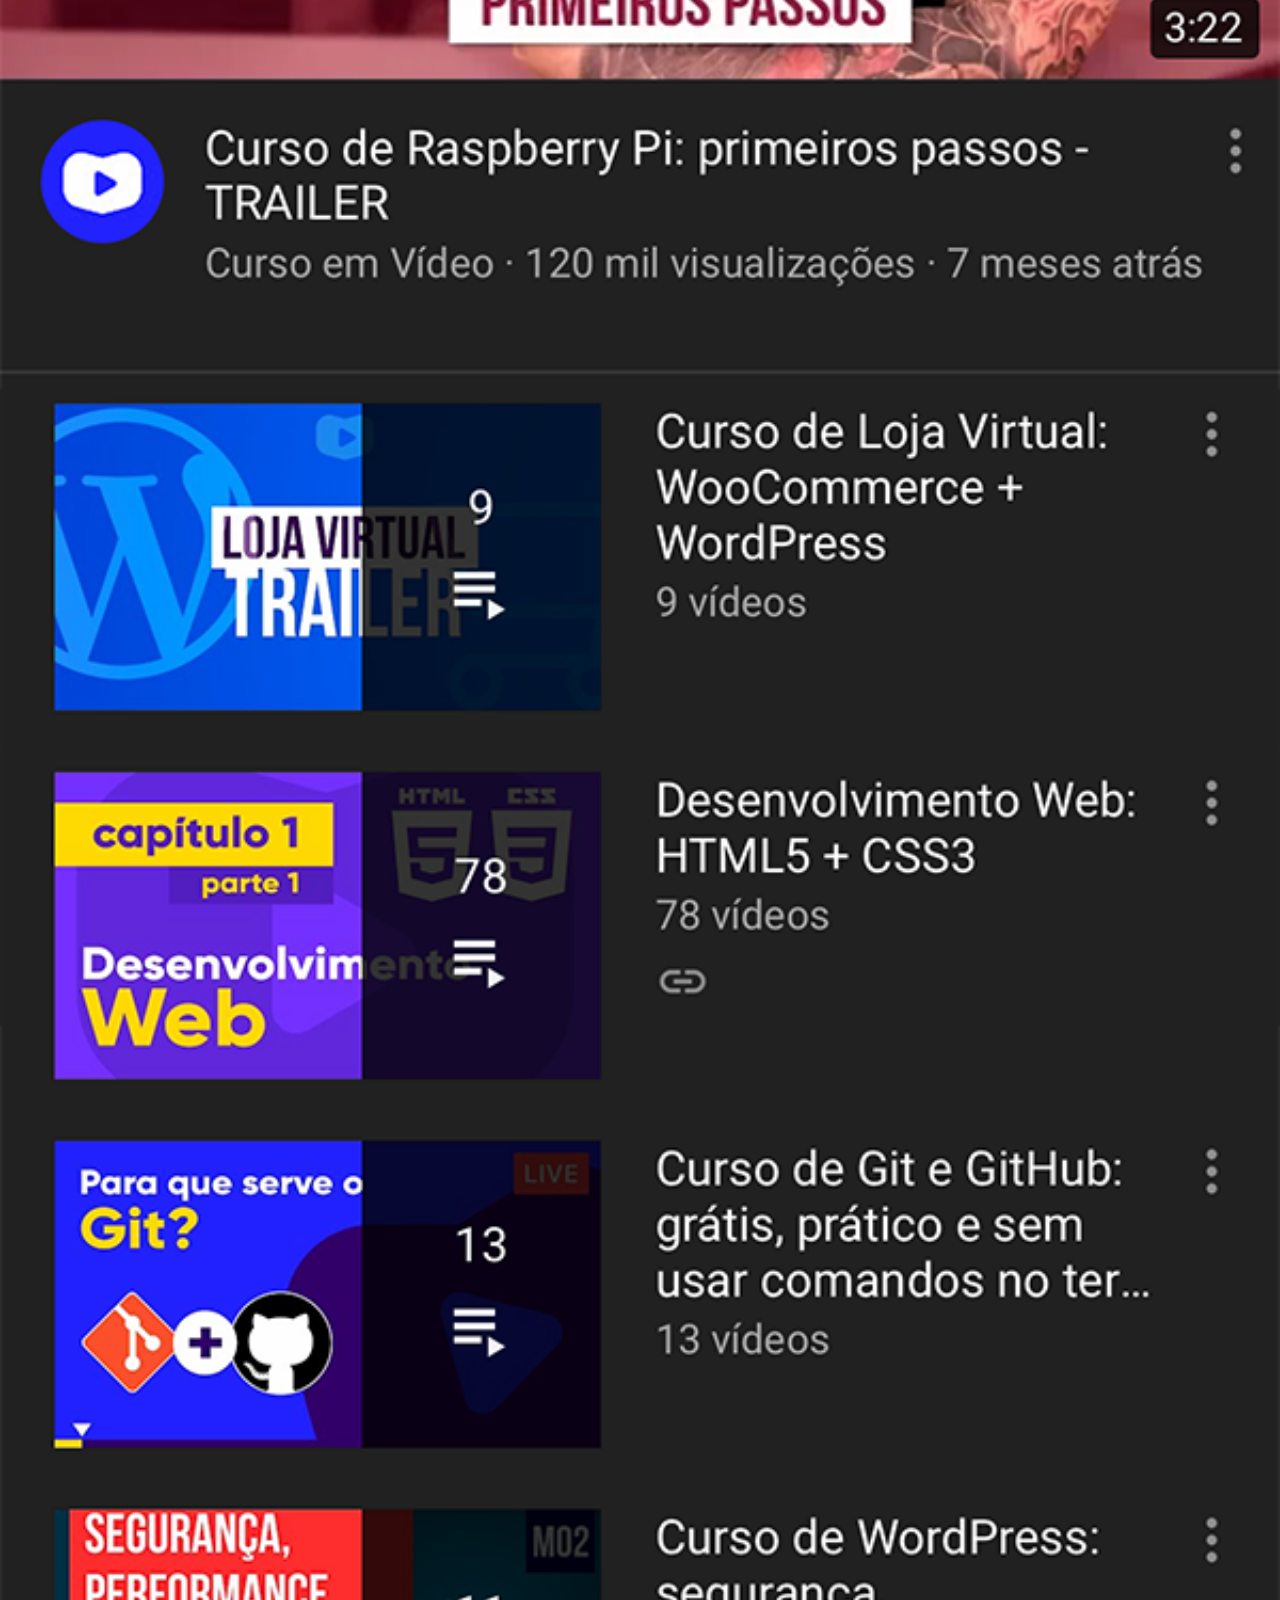
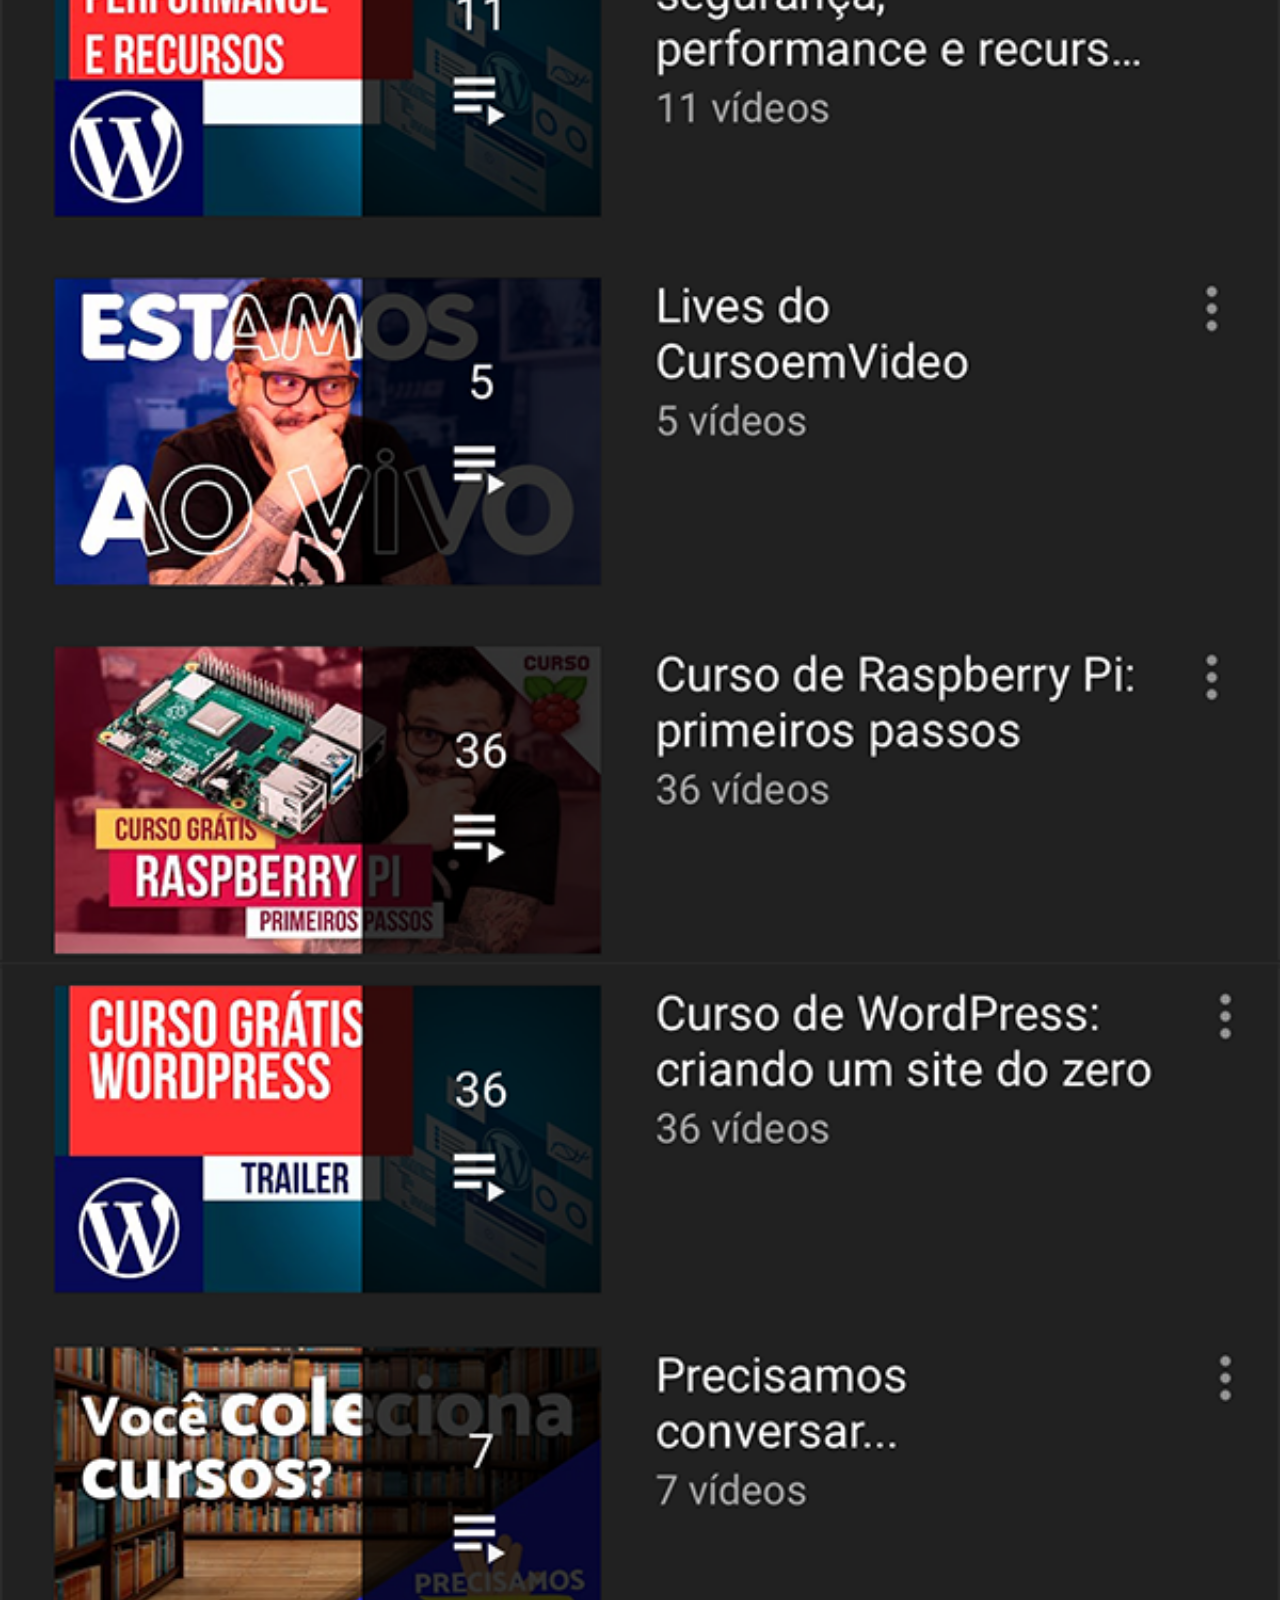
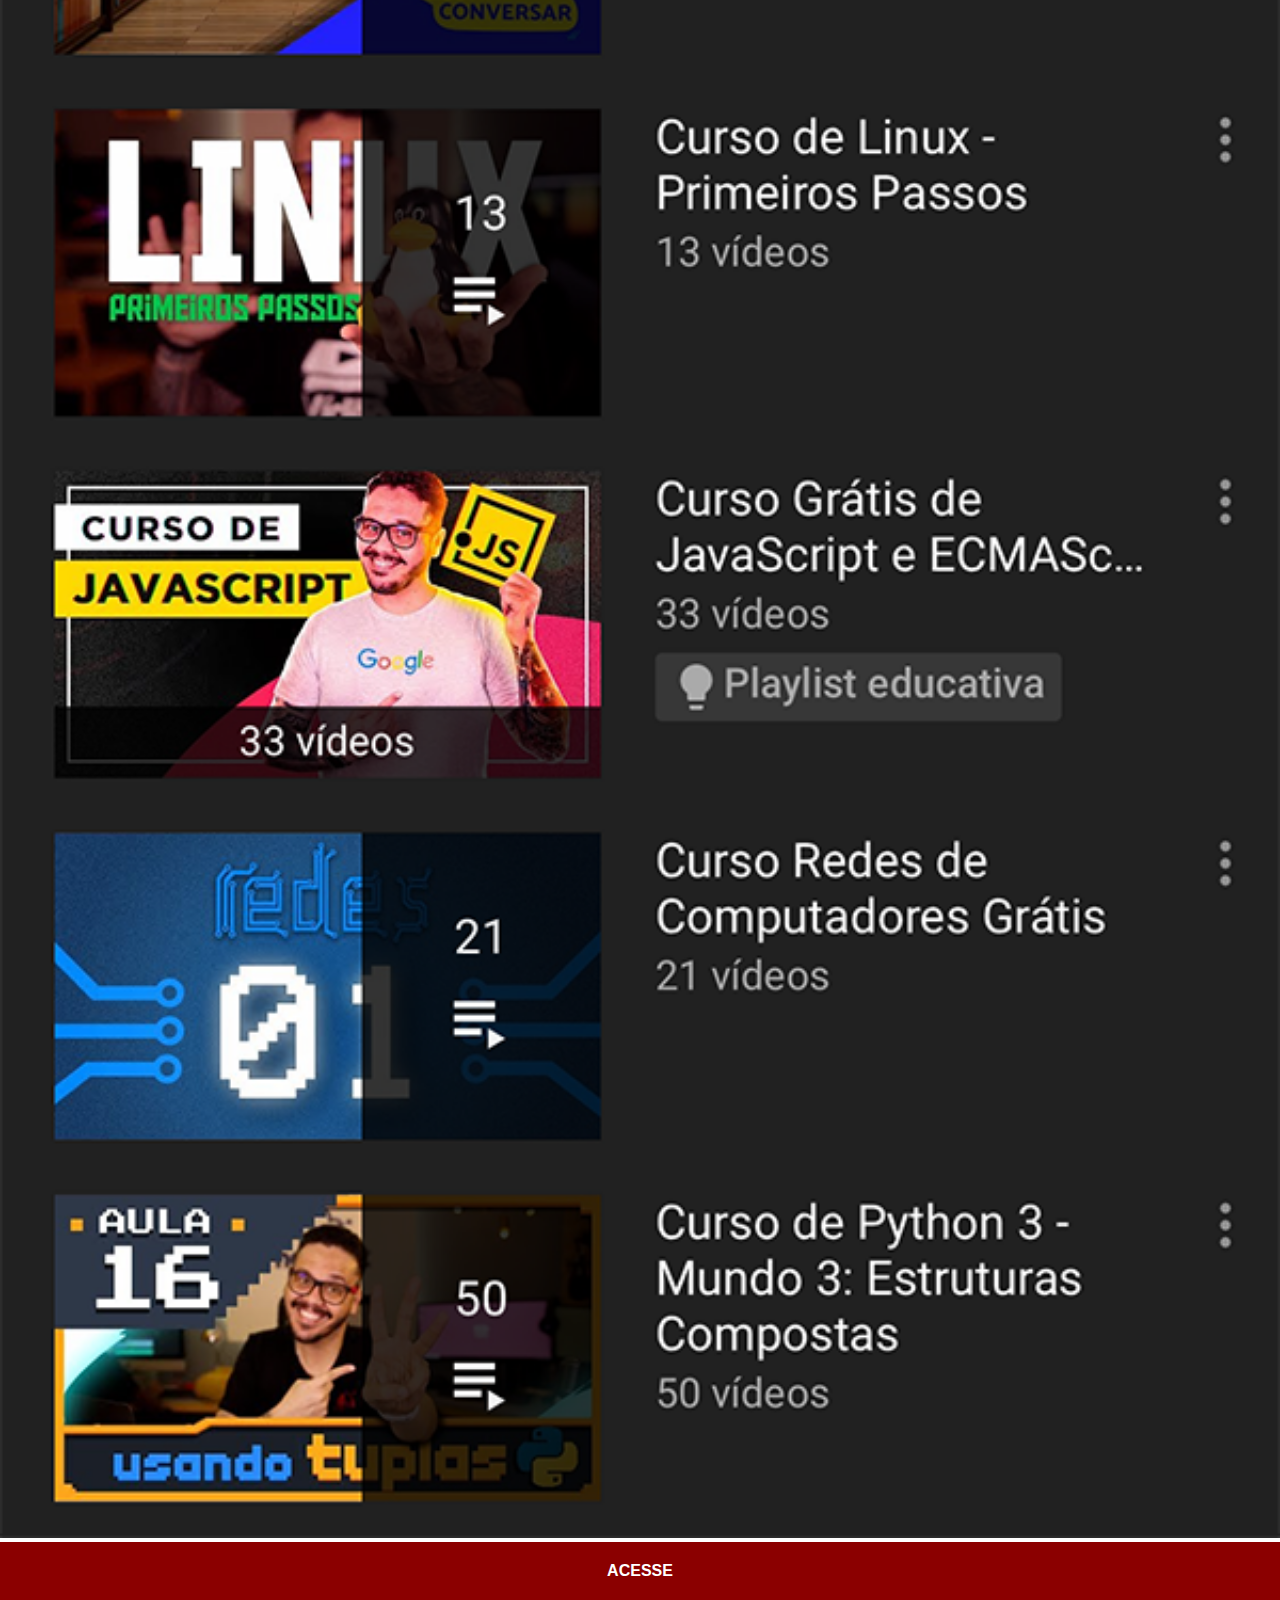
<file: youtube.html>
<!DOCTYPE html>
<html lang="pt-br">
<head>
    <meta charset="UTF-8">
    <meta name="viewport" content="width=device-width, initial-scale=1.0">
    <link rel="stylesheet" href="estilos/social.css">
    <title>Youtube</title>
</head>
<body>
    <img src="imagens/tela-youtube.png" alt="Youtube">
    <a href="https://www.youtube.com/" target="_blank">ACESSE</a>
</body>
</html>
</file>
<file: estilos/style.css>
@charset "UTF-8";

* {
    margin: 0px;
    padding: 0px;
    font-family: Arial, Helvetica, sans-serif;
}

body {
    background: url('../imagens/fundo-madeira.jpg') no-repeat top center;
    background-size: cover;
    background-attachment: fixed;
}

html, body {
    height: 100vh;
    width: 100vw;
    background-color: black;
}

main {
    position: relative;
    height: 100vh;
}

section#telefone {
    position: absolute;

    top: 50%;
    left: 50%;
    transform: translate(-50%, -50%);

    height: 627px;
    width: 311px;
    background: url('../imagens/frame-iphone.png') no-repeat;
}

iframe#tela {
    position: relative;
    
    top: 80px;
    left: 22px;

    width: 267px;
    height: 471px;
}

section#redes img:hover {
    border: 2px solid rgba(255, 255, 255, 0.603);
    transform: translate(-3px, -3px);
    box-shadow: 5px 5px 10px rgba(0, 0, 0, 0.603);
    transition: transform 0.5s, border 0.5s;
}

section#redes {
    text-align: right;
}

section#redes img {
    width: 30px;
    margin: 10px;
    border-radius: 50%;
    box-shadow: 2px 2px 5px rgba(0, 0, 0, 0.404);
    box-sizing: border-box;
}
</file>
<file: estilos/social.css>
@charset "UTF-8";

* {
    margin: 0px;
    padding: 0px;
    font-family: Arial, Helvetica, sans-serif;
}

::-webkit-scrollbar {
    width: 0px;
    height: 0px;
}

img {
    width: 100vw;
}

a {
    display: block;
    background-color: darkred;
    color: white;
    padding: 20px;
    text-align: center;
    font-weight: bolder;
    text-decoration: none;
}

a:hover {
    background-color: red;
}
</file>
